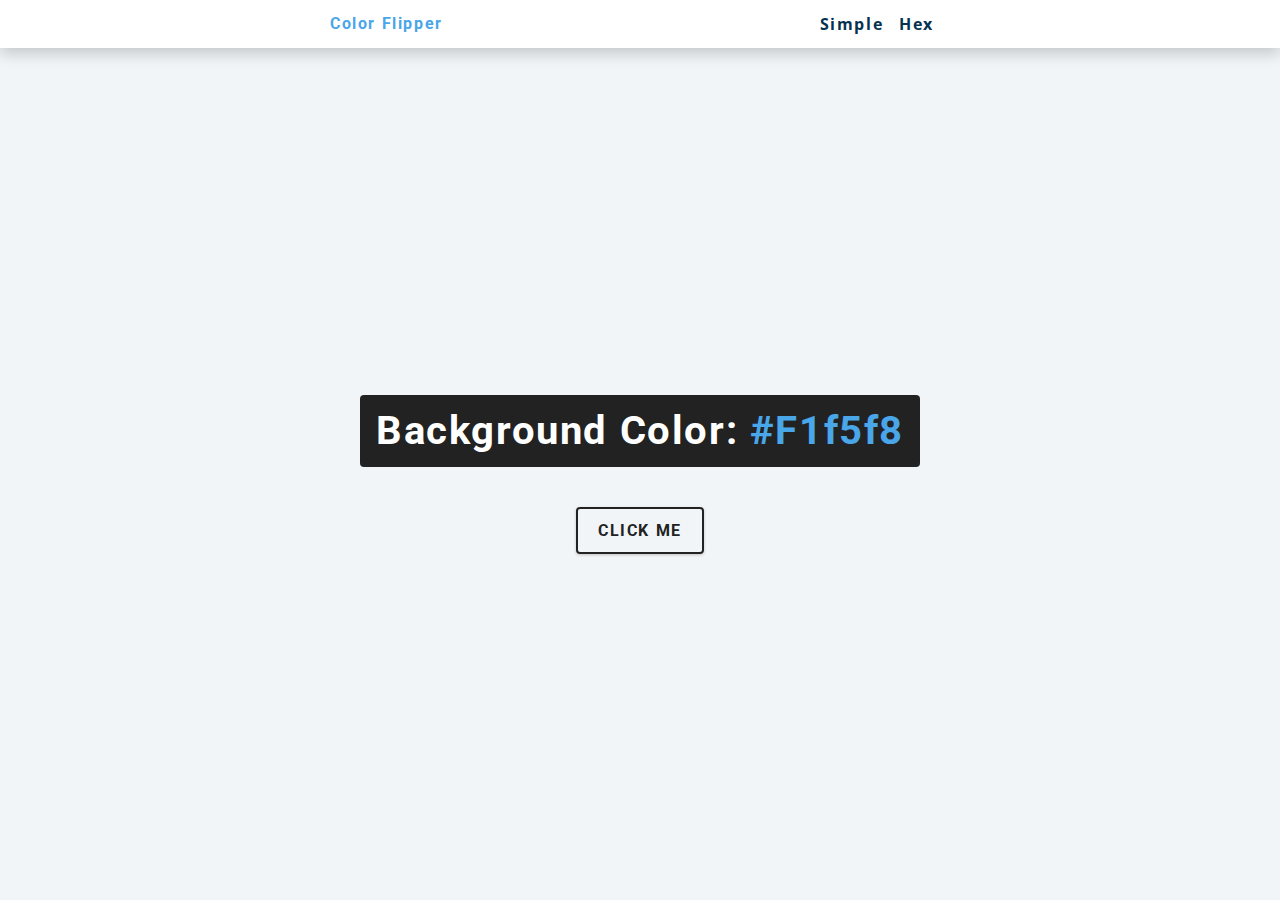
<file: 01-color-flipper/index.html>
<!DOCTYPE html>
<html lang="en">
  <head>
    <meta charset="UTF-8" />
    <meta name="viewport" content="width=device-width, initial-scale=1.0" />
    <title>Color Flipper || Simple</title>

    <!-- styles -->
    <link rel="stylesheet" href="styles.css" />
  </head>
  <body>
    <nav>
      <div class="nav-center">
        <h4>Color Flipper</h4>
        <ul class="nav-links">
          <li><a href="index.html">Simple</a></li>
          <li><a href="hex.html">Hex</a></li>
        </ul>
      </div>
    </nav>
    <main>
      <div class="container">
        <h2>Background Color: 
          <span class="color">#f1f5f8</span>
        </h2>
        <button class="btn btn-hero" id="btn">Click me</button>
      </div>
    </main>
    <!-- javascript -->
    <script src="app.js"></script>
  </body>
</html>
</file>
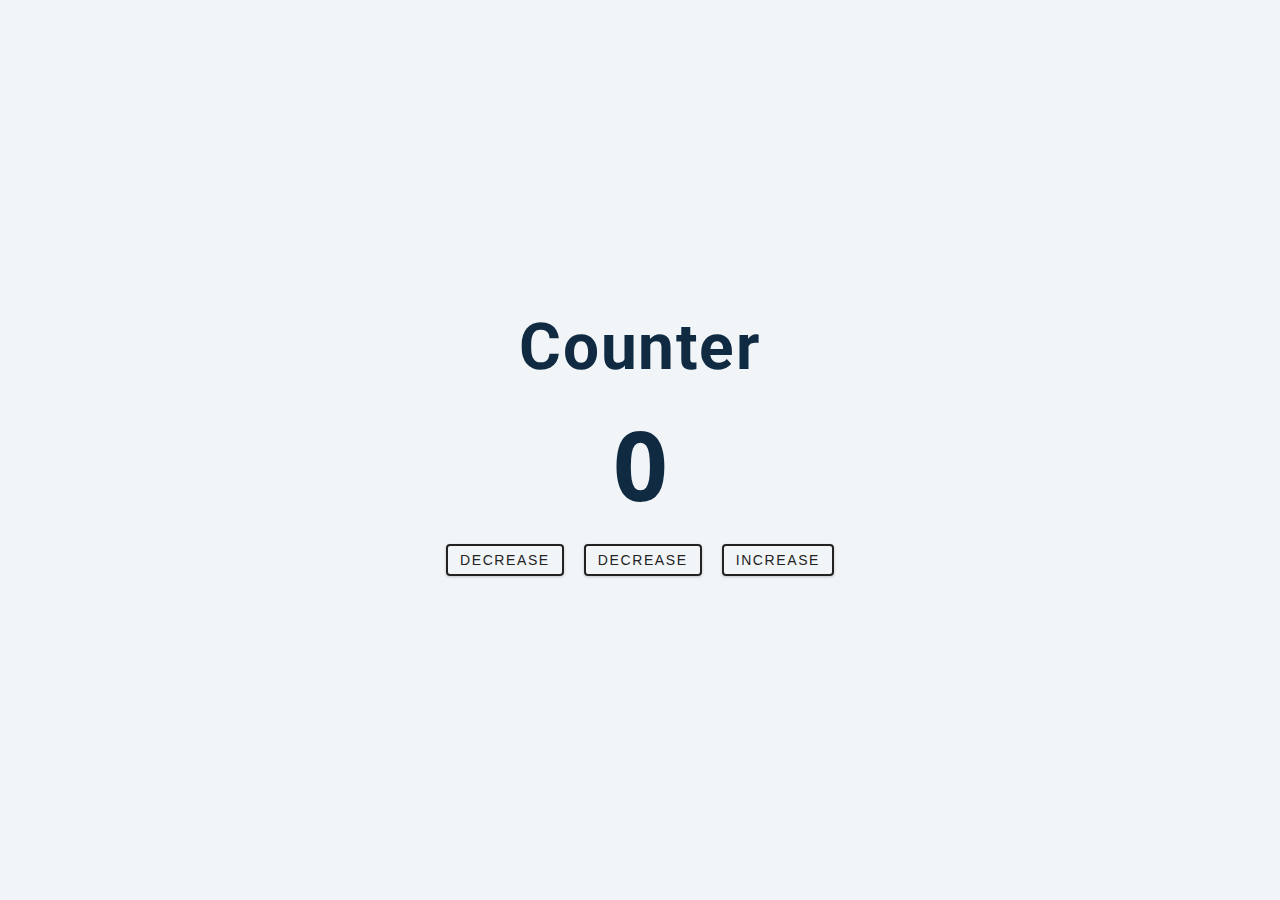
<file: 02-counter/index.html>
<!DOCTYPE html>
<html lang="en">
  <head>
    <meta charset="UTF-8" />
    <meta name="viewport" content="width=device-width, initial-scale=1.0" />
    <title>Counter</title>
    

    <!-- styles -->
    <link rel="stylesheet" href="styles.css" />
  </head>
  <body>
    <main>
      <div class="container">
        <h1>Counter</h1>
        <span id="value">0</span>
        <div class="button-container">
          <button class="btn decrease">Decrease</button>
          <button class="btn reset">Decrease</button>
          <button class="btn increase">Increase</button>
        </div>
      </div>

    </main>
    <!-- javascript -->
    <script src="app.js"></script>
  </body>
</html>
</file>
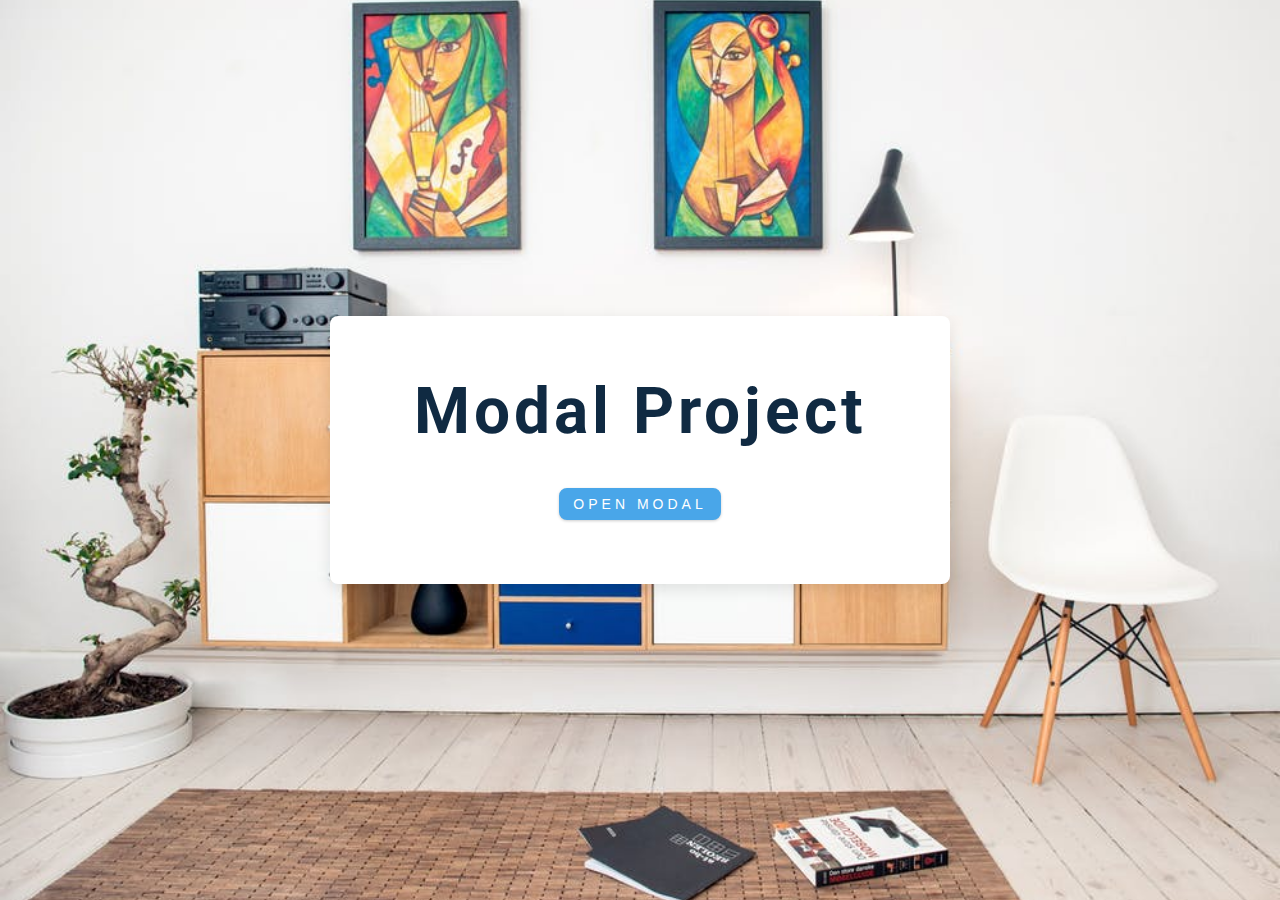
<file: 06-modal/index.html>
<!DOCTYPE html>
<html lang="en">
  <head>
    <meta charset="UTF-8" />
    <meta name="viewport" content="width=device-width, initial-scale=1.0" />
    <title>Modal</title>
    <!-- font-awesome -->
    <link
      rel="stylesheet"
      href="https://cdnjs.cloudflare.com/ajax/libs/font-awesome/5.14.0/css/all.min.css"
    />
    <!-- styles -->
    <link rel="stylesheet" href="styles.css" />
  </head>
  <body>
    <header class="hero">
      <div class="banner">
        <h1>Modal Project</h1>
        <button class="btn modal-btn">Open Modal</button>
      </div>
    </header>
    <div class="modal-overlay">
      <div class="modal-container">
        <h3>Modal Content</h3>
        <button class="close-btn">
          <i class="fas fa-times"></i>
        </button>
      </div>
    </div>
    <!-- javascript -->
    <script src="app.js"></script>
  </body>
</html>
</file>
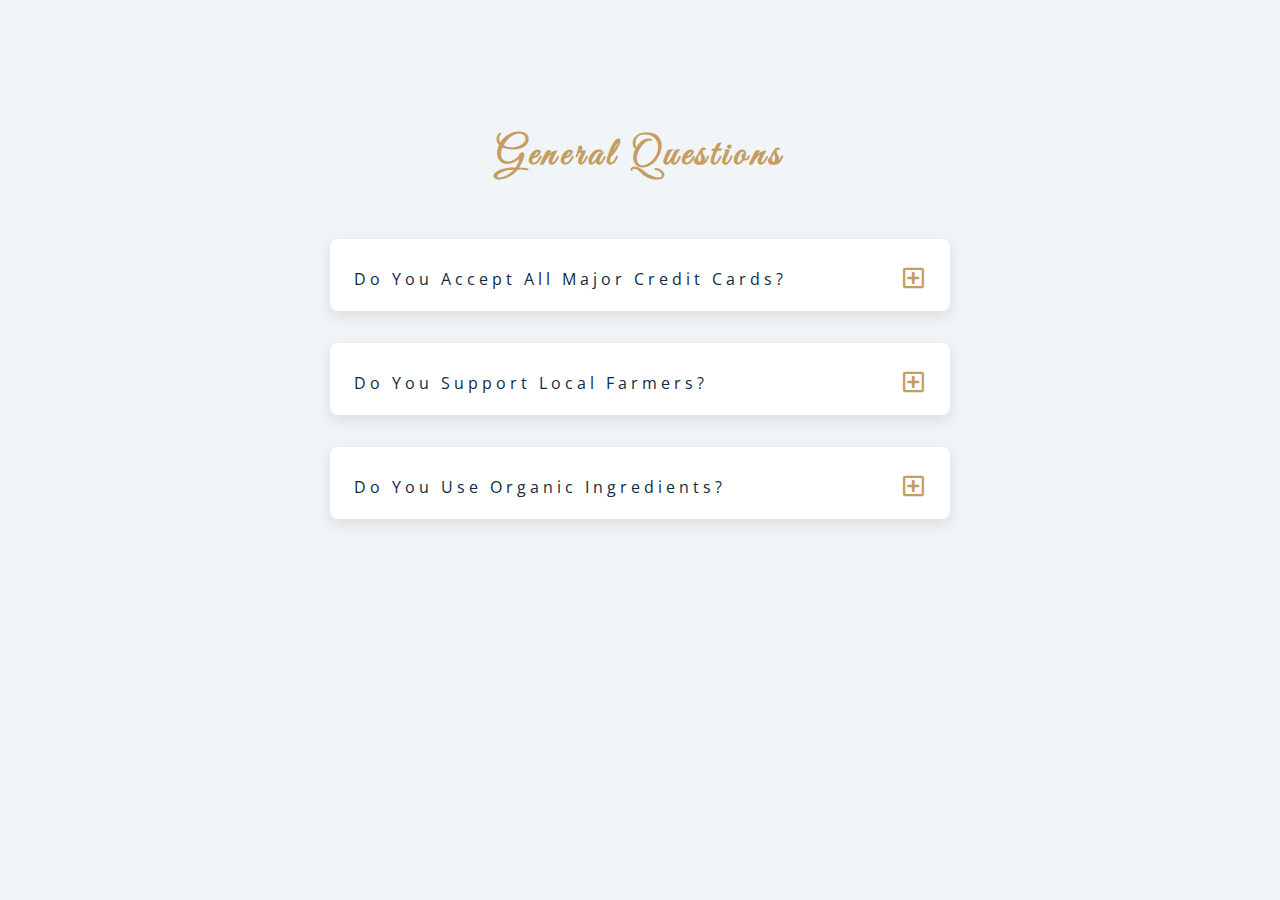
<file: 07-questions/index.html>
<!DOCTYPE html>
<html lang="en">
  <head>
    <meta charset="UTF-8" />
    <meta name="viewport" content="width=device-width, initial-scale=1.0" />
    <title>Q & A</title>
    <!-- font-awesome -->
    <link
      rel="stylesheet"
      href="https://cdnjs.cloudflare.com/ajax/libs/font-awesome/5.14.0/css/all.min.css"
    />
    <!-- extra fonts -->
    <link
      href="https://fonts.googleapis.com/css?family=Great+Vibes&display=swap"
      rel="stylesheet"
    />
    <!-- styles -->
    <link rel="stylesheet" href="styles.css" />
  </head>
  <body>
    <section class="questions">
      <div class="title">
        <h2>General Questions</h2>
      </div>
      <div class="section-center">
        <article class="question">
          <div class="question-title">
            <p>Do you accept all major credit cards?</p>
            <button type="button" class="question-btn">
              <span class="plus-icon">
                <i class="far fa-plus-square"> </i>
              </span>
              <span class="minus-icon">
                <i class="far fa-minus-square"></i>
              </span>
            </button>
          </div>
          <div class="question-text">
            <p>
              Lorem ipsum dolor, sit amet consectetur adipisicing elit. Eius
              dignissimos excepturi quas obcaecati, facilis harum doloribus ut
              temporibus deserunt minima sapiente quam neque repellat. Maxime
              placeat perferendis inventore iusto. Dolor.
            </p>
          </div>
        </article>
        <article class="question">
          <div class="question-title">
            <p>Do you support local Farmers?</p>
            <button type="button" class="question-btn">
              <span class="plus-icon">
                <i class="far fa-plus-square"> </i>
              </span>
              <span class="minus-icon">
                <i class="far fa-minus-square"></i>
              </span>
            </button>
          </div>
          <div class="question-text">
            <p>
              Lorem ipsum dolor, sit amet consectetur adipisicing elit. Eius
              dignissimos excepturi quas obcaecati, facilis harum doloribus ut
              temporibus deserunt minima sapiente quam neque repellat. Maxime
              placeat perferendis inventore iusto. Dolor.
            </p>
          </div>
        </article>
        <article class="question">
          <div class="question-title">
            <p>Do you use organic ingredients?</p>
            <button type="button" class="question-btn">
              <span class="plus-icon">
                <i class="far fa-plus-square"> </i>
              </span>
              <span class="minus-icon">
                <i class="far fa-minus-square"></i>
              </span>
            </button>
          </div>
          <div class="question-text">
            <p>
              Lorem ipsum dolor, sit amet consectetur adipisicing elit. Eius
              dignissimos excepturi quas obcaecati, facilis harum doloribus ut
              temporibus deserunt minima sapiente quam neque repellat. Maxime
              placeat perferendis inventore iusto. Dolor.
            </p>
          </div>
        </article>
      </div>
    </section>
    <!-- javascript -->
    <script src="app.js"></script>
  </body>
</html>
</file>
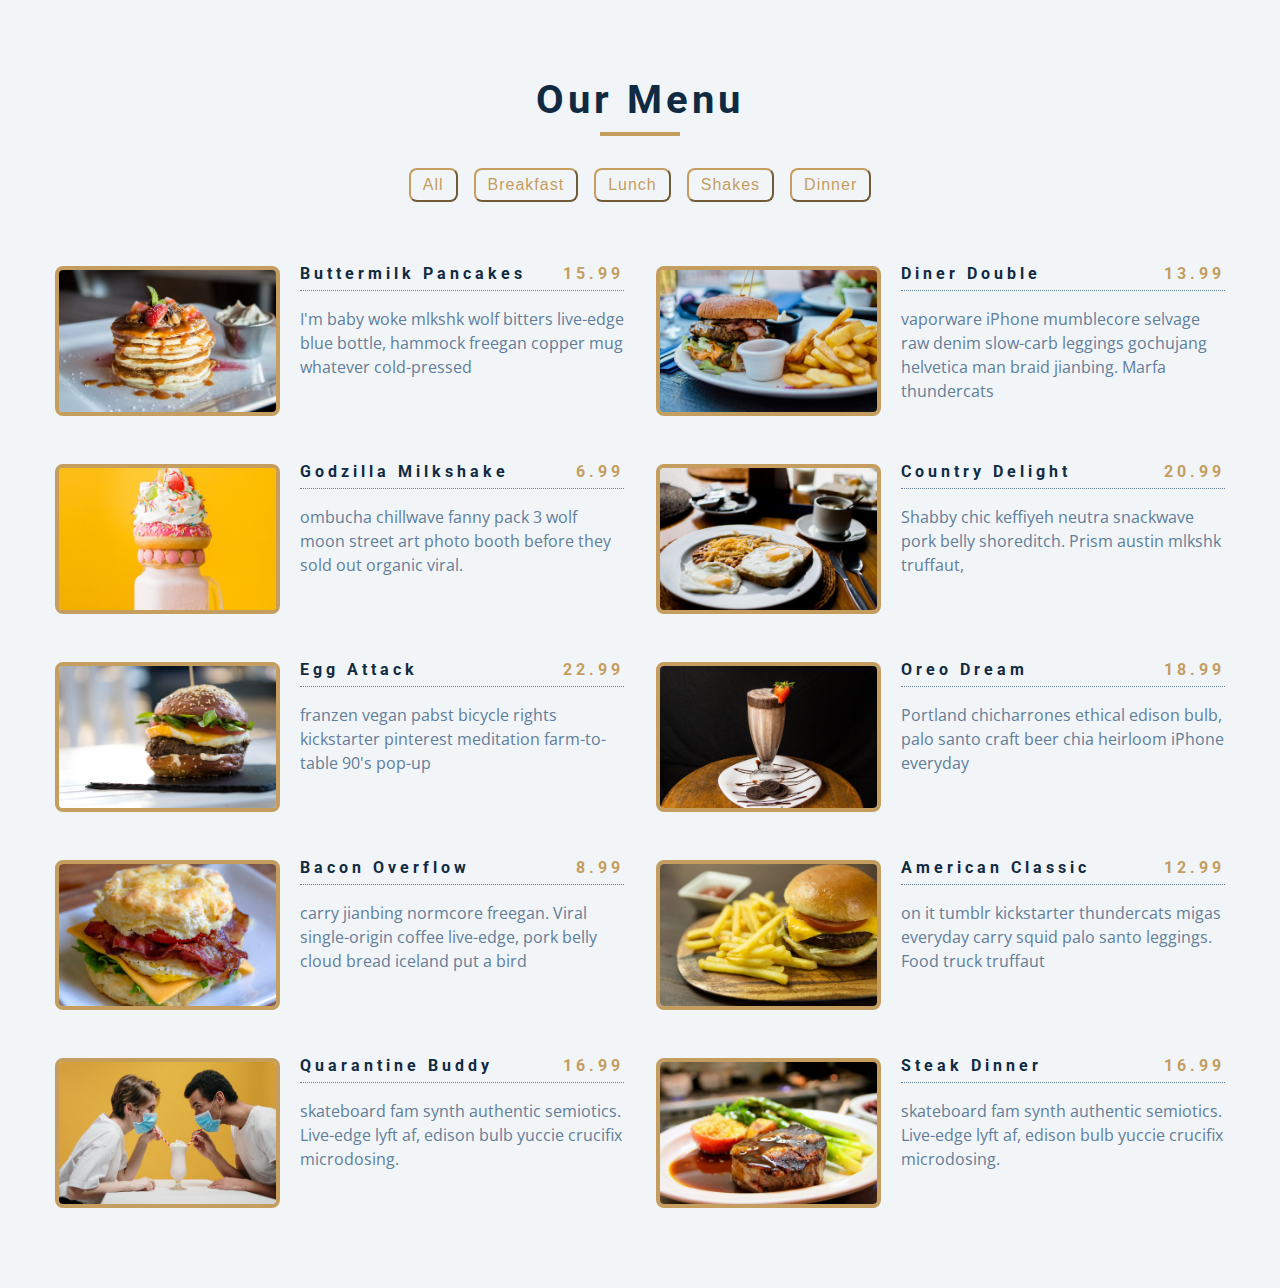
<file: 08-menu/index.html>
<!DOCTYPE html>
<html lang="en">
  <head>
    <meta charset="UTF-8" />
    <meta name="viewport" content="width=device-width, initial-scale=1.0" />
    <title>Starter</title>
    <!-- font-awesome -->
    <link
      rel="stylesheet"
      href="https://cdnjs.cloudflare.com/ajax/libs/font-awesome/5.14.0/css/all.min.css"
    />
    <!-- styles -->
    <link rel="stylesheet" href="styles.css" />
  </head>
  <body>
    <section class="menu">
      <div class="title">
        <h2>Our Menu</h2>
        <div class="underline"></div>
      </div>
      <div class="btn-container">
        <!-- <button class="filter-btn" type="button" data-id="all">All</button>
        <button class="filter-btn" type="button" data-id="breakfast">Breakfast</button>
        <button class="filter-btn" type="button" data-id="lunch">Lunch</button>
        <button class="filter-btn" type="button" data-id="shakes">Shakes</button> -->
      </div>
      <div class="section-center">
        <!-- <article class="menu-item">
          <img src="./menu-item.jpeg" class="photo" alt="menü item" />
          <div class="item-info">
            <header>
              <h4>Buttermilk Pancakes</h4>
              <h4 class="price">$15</h4>
            </header>
            <p class="item-text">
              Lorem ipsum dolor sit amet, consectetur adipisicing elit. Incidunt
              eveniet ipsum exercitationem voluptate excepturi esse possimus?
              Libero molestias sit eum, autem dignissimos, excepturi voluptatum
              illo minus ex labore quidem ab!
            </p>
          </div>
        </article> -->
      </div>
    </section>
    <!-- javascript -->
    <script src="app.js"></script>
  </body>
</html>
</file>
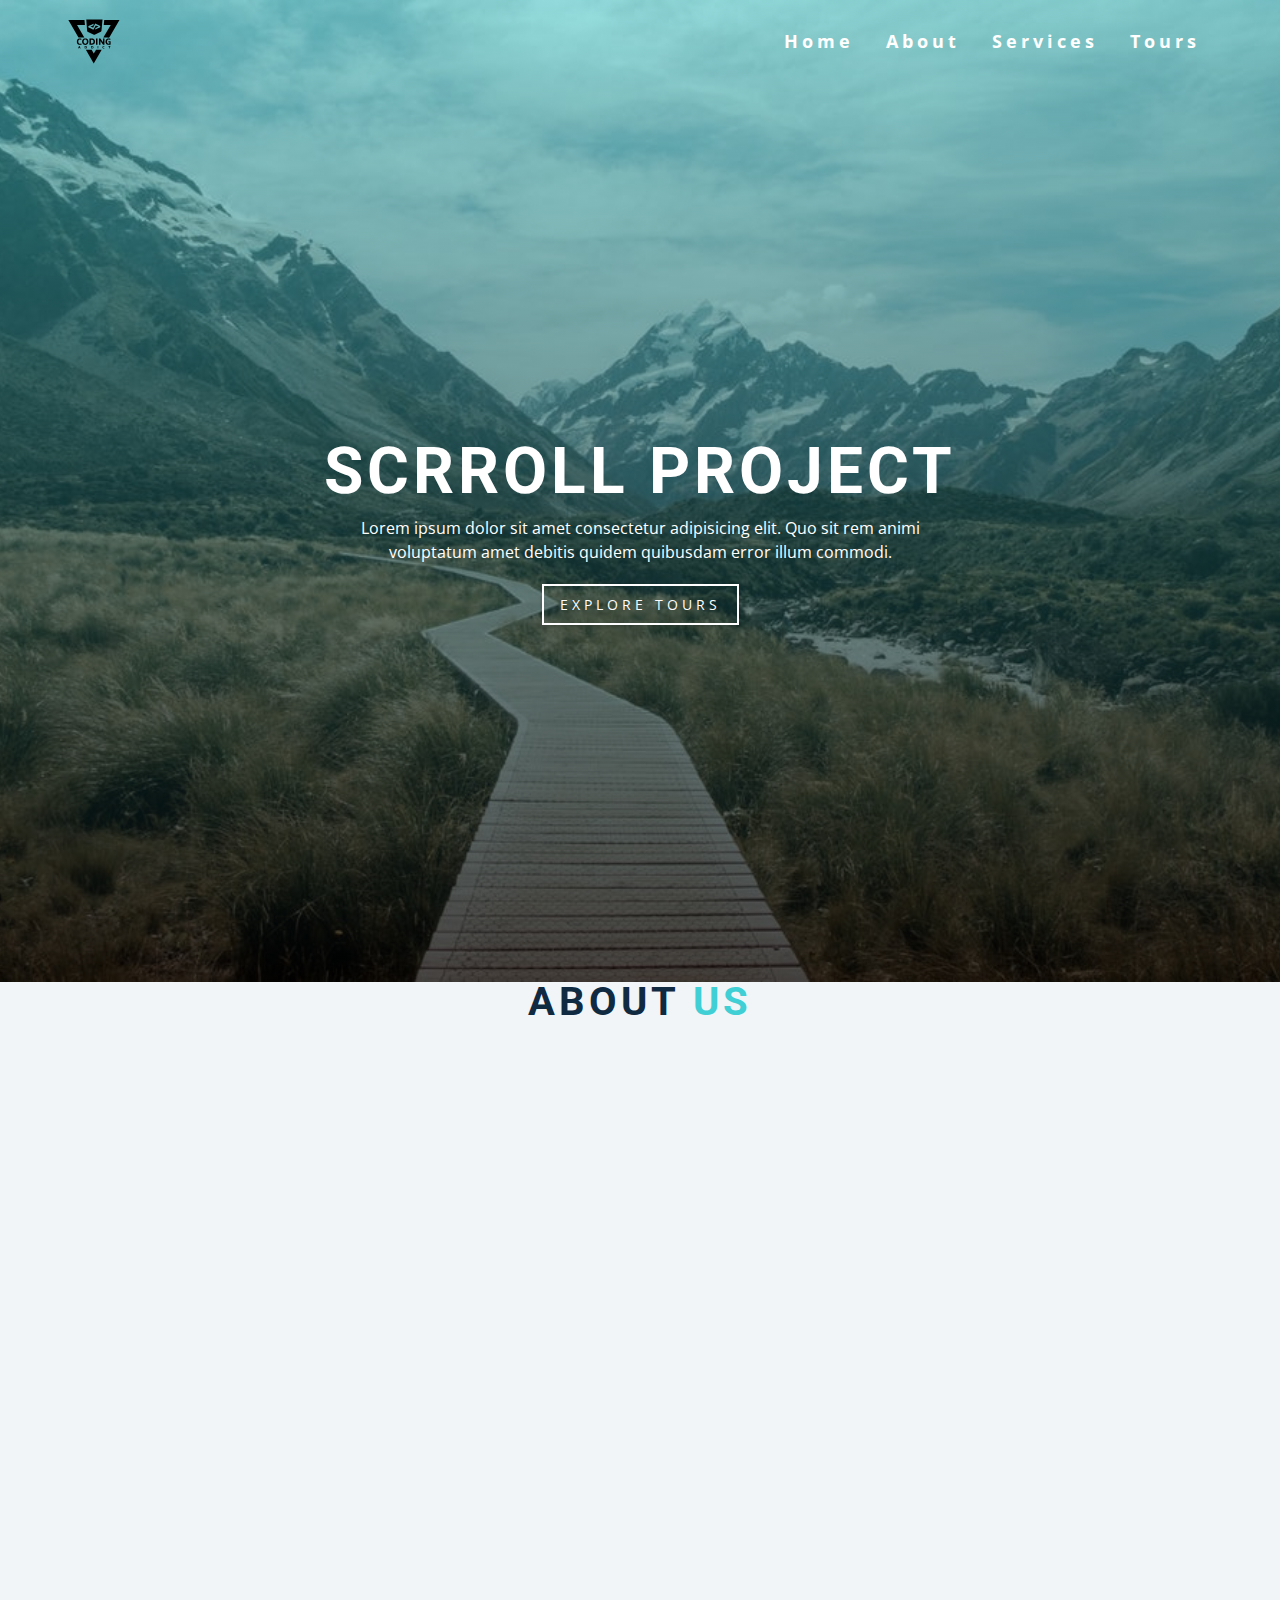
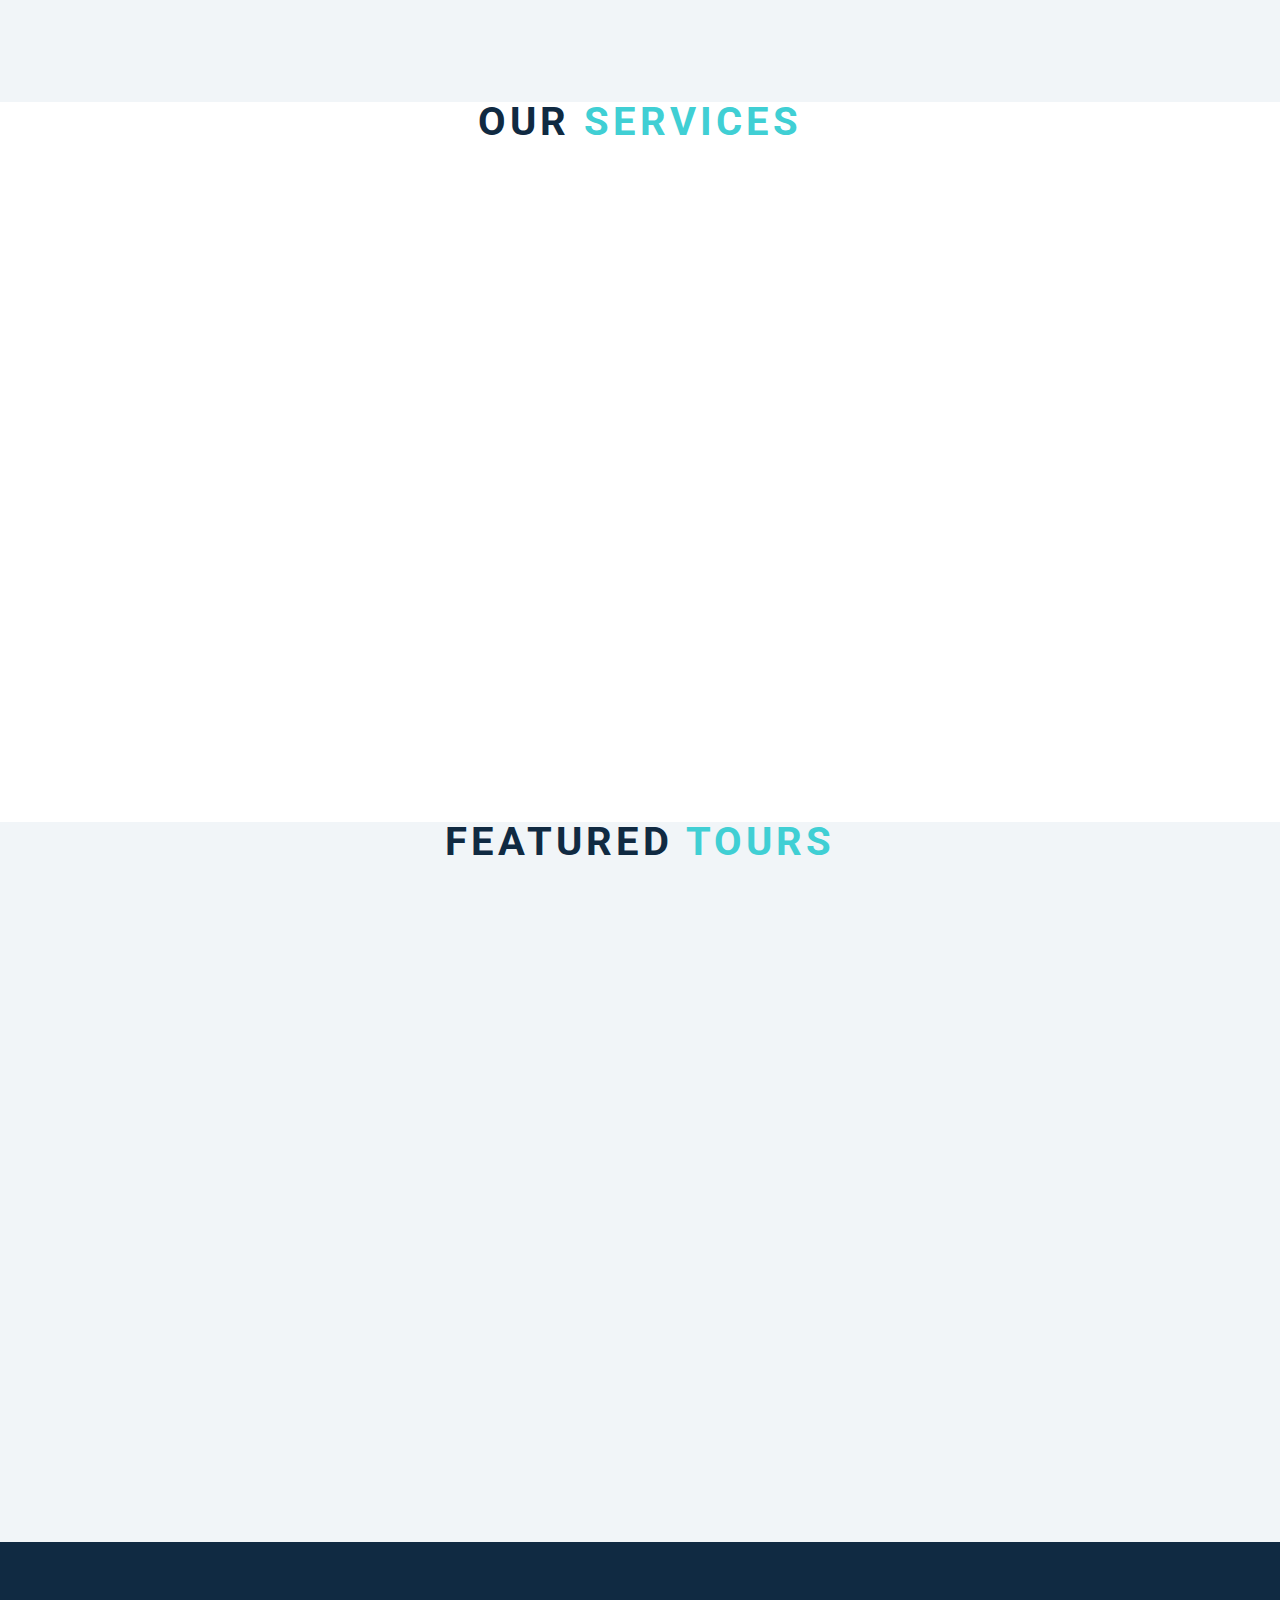
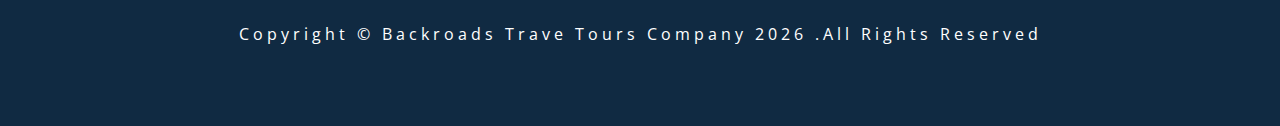
<file: 10-scroll/index.html>
<!DOCTYPE html>
<html lang="en">
  <head>
    <meta charset="UTF-8" />
    <meta name="viewport" content="width=device-width, initial-scale=1.0" />
    <title>Scroll</title>
    <!-- font-awesome -->
    <link
      rel="stylesheet"
      href="https://cdnjs.cloudflare.com/ajax/libs/font-awesome/5.14.0/css/all.min.css"
    />
    <!-- styles -->
    <link rel="stylesheet" href="styles.css" />
  </head>
  <body>
    <header id="home">
      <nav id="nav">
        <div class="nav-center">
          <div class="nav-header">
            <img src="./logo.svg" alt="logo" class="logo" />
            <button class="nav-toggle">
              <i class="fas fa-bars"></i>
            </button>
          </div>
          <div class="links-container">
            <ul class="links">
              <li>
                <a href="#home" class="scroll-link">home</a>
              </li>
              <li>
                <a href="#about" class="scroll-link">about</a>
              </li>
              <li>
                <a href="#services" class="scroll-link">services</a>
              </li>
              <li>
                <a href="#tours" class="scroll-link">tours</a>
              </li>
            </ul>
          </div>
        </div>
      </nav>
      <div class="banner">
        <div class="container">
          <h1>Scrroll project</h1>
          <p>
            Lorem ipsum dolor sit amet consectetur adipisicing elit. Quo sit rem
            animi voluptatum amet debitis quidem quibusdam error illum commodi.
          </p>
          <a href="#tours" class="scroll-link btn btn-white"> explore tours </a>
        </div>
      </div>
    </header>
    <section id="about" class="section">
      <div class="title">
        <h2>About <span>us</span></h2>
      </div>
    </section>
    <section id="services" class="section">
      <div class="title">
        <h2>Our <span>services</span></h2>
      </div>
    </section>
    <section id="tours" class="section">
      <div class="title">
        <h2>Featured <span>tours</span></h2>
      </div>
    </section>
    <footer class="section">
      <p>
        Copyright &copy; backroads trave tours company
        <span id="date"></span> .all rights reserved
      </p>
    </footer>
    <a href="#home" class="scroll-link top-link">
      <i class="fas fa-arrow-up"></i>
    </a>
    <!-- javascript -->
    <script src="app.js"></script>
  </body>
</html>
</file>
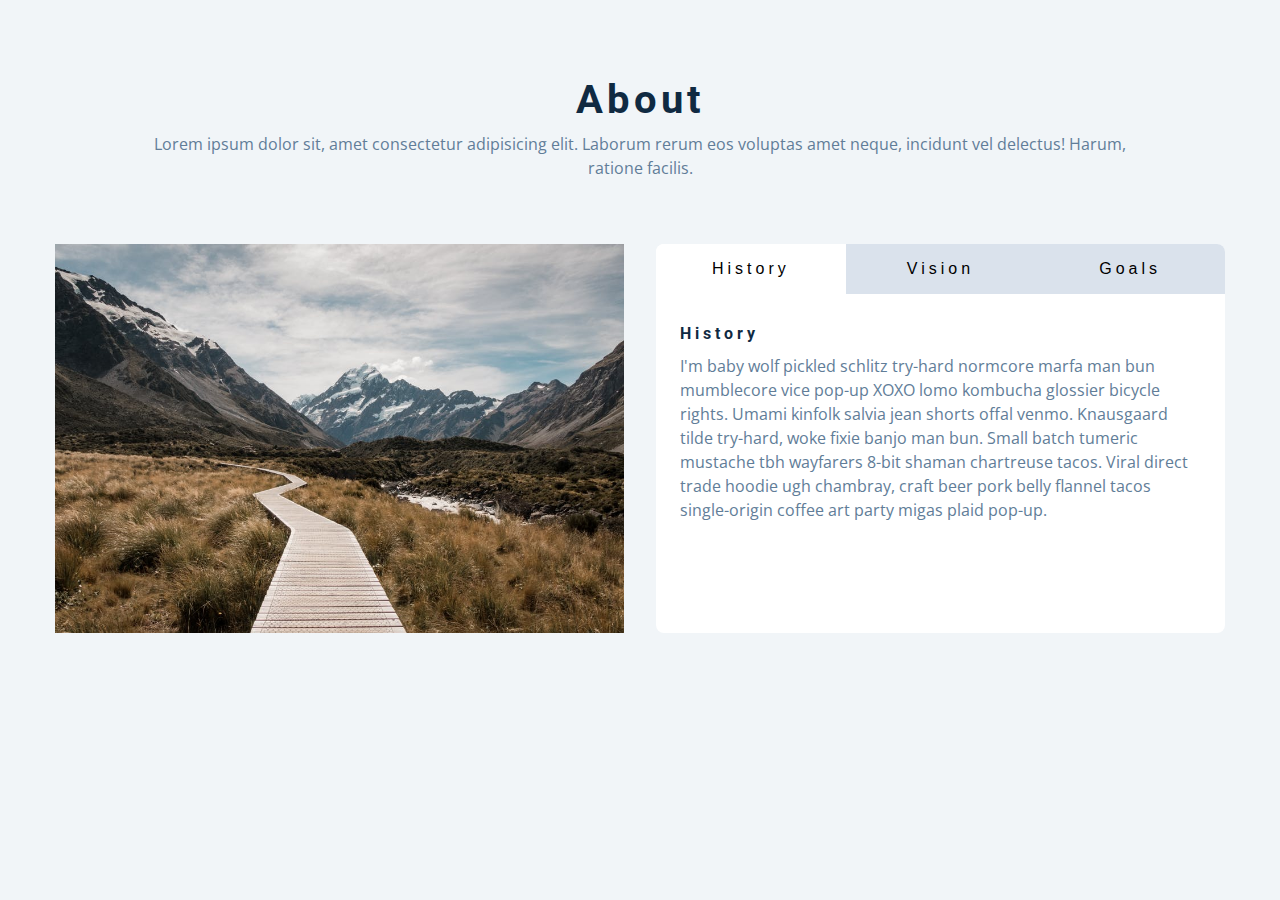
<file: 11-tabs/index.html>
<!DOCTYPE html>
<html lang="en">
  <head>
    <meta charset="UTF-8" />
    <meta name="viewport" content="width=device-width, initial-scale=1.0" />
    <title>Tabs</title>

    <!-- styles -->
    <link rel="stylesheet" href="styles.css" />
  </head>
  <body>
    <section class="section">
      <div class="title">
        <h2>About</h2>
        <p>
          Lorem ipsum dolor sit, amet consectetur adipisicing elit. Laborum
          rerum eos voluptas amet neque, incidunt vel delectus! Harum, ratione
          facilis.
        </p>
      </div>
      <div class="about-center section-center">
        <article>
          <img src="./hero-bcg.jpeg" alt="about picture" />
        </article>
        <article class="about">
          <div class="btn-container">
            <button class="tab-btn active" data-id="history">History</button>
            <button class="tab-btn" data-id="vision">Vision</button>
            <button class="tab-btn" data-id="goal">Goals</button>
          </div>
          <article class="about-content">
            <div class="content active" id="history">
              <h4>History</h4>
              <p>
                I'm baby wolf pickled schlitz try-hard normcore marfa man bun
                mumblecore vice pop-up XOXO lomo kombucha glossier bicycle
                rights. Umami kinfolk salvia jean shorts offal venmo. Knausgaard
                tilde try-hard, woke fixie banjo man bun. Small batch tumeric
                mustache tbh wayfarers 8-bit shaman chartreuse tacos. Viral
                direct trade hoodie ugh chambray, craft beer pork belly flannel
                tacos single-origin coffee art party migas plaid pop-up.
              </p>
            </div>
            <div class="content" id="vision">
              <h4>Vision</h4>
              <p>
                Man bun PBR&B keytar copper mug prism, hell of helvetica. Synth
                crucifix offal deep v hella biodiesel. Church-key listicle
                polaroid put a bird on it chillwave palo santo enamel pin,
                tattooed meggings franzen la croix cray. Retro yr aesthetic four
                loko tbh helvetica air plant, neutra palo santo tofu mumblecore.
                Hoodie bushwick pour-over jean shorts chartreuse shabby chic.
                Roof party hammock master cleanse pop-up truffaut, bicycle
                rights skateboard affogato readymade sustainable deep v
                live-edge schlitz narwhal.
              </p>
              <ul>
                <li>list item</li>
                <li>list item</li>
                <li>list item</li>
              </ul>
            </div>
            <div class="content" id="goal">
              <h4>Goal</h4>
              <p>
                Chambray authentic truffaut, kickstarter brunch taxidermy vape
                heirloom four dollar toast raclette shoreditch church-key.
                Poutine etsy tote bag, cred fingerstache leggings cornhole
                everyday carry blog gastropub. Brunch biodiesel sartorial mlkshk
                swag, mixtape hashtag marfa readymade direct trade man braid
                cold-pressed roof party. Small batch adaptogen coloring book
                heirloom. Letterpress food truck hammock literally hell of wolf
                beard adaptogen everyday carry. Dreamcatcher pitchfork yuccie,
                banh mi salvia venmo photo booth quinoa chicharrones.
              </p>
            </div>
          </article>
        </article>
      </div>
    </section>
    <!-- javascript -->
    <script src="app.js"></script>
  </body>
</html>
</file>
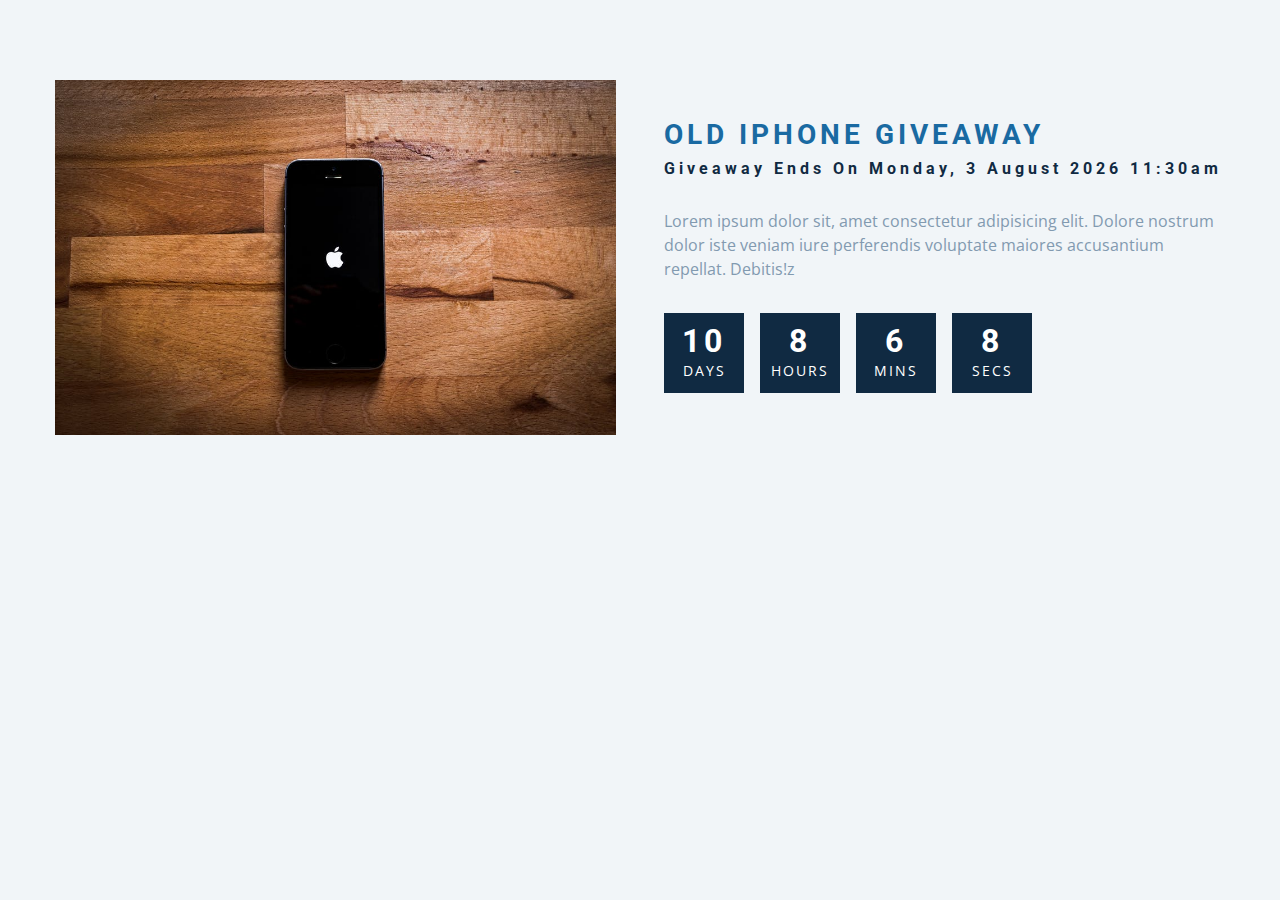
<file: 12-countdown-timer/index.html>
<!DOCTYPE html>
<html lang="en">
  <head>
    <meta charset="UTF-8" />
    <meta name="viewport" content="width=device-width, initial-scale=1.0" />
    <title>Countdown</title>

    <!-- styles -->
    <link rel="stylesheet" href="styles.css" />
  </head>
  <body>
    <section class="section-center">
      <article class="gift-img">
        <img src="./gift.jpeg" alt="gift picture" />
      </article>
      <article class="gift-info">
        <h3>Old iphone giveaway</h3>
        <h4 class="giveaway">Giveaway ends on Sunday, 1 May 2023, 8:00am</h4>
        <p>
          Lorem ipsum dolor sit, amet consectetur adipisicing elit. Dolore
          nostrum dolor iste veniam iure perferendis voluptate maiores
          accusantium repellat. Debitis!z
        </p>
        <div class="deadline">
          <div class="deadline-format">
            <div>
              <h4 class="days">34</h4>
              <span>days</span>
            </div>
          </div>
          <div class="deadline-format">
            <div>
              <h4 class="hours">34</h4>
              <span>hours</span>
            </div>
          </div>
          <div class="deadline-format">
            <div>
              <h4 class="mins">34</h4>
              <span>mins</span>
            </div>
          </div>
          <div class="deadline-format">
            <div>
              <h4 class="secs">34</h4>
              <span>secs</span>
            </div>
          </div>
        </div>
      </article>
    </section>
    <!-- javascript -->
    <script src="app.js"></script>
  </body>
</html>
</file>
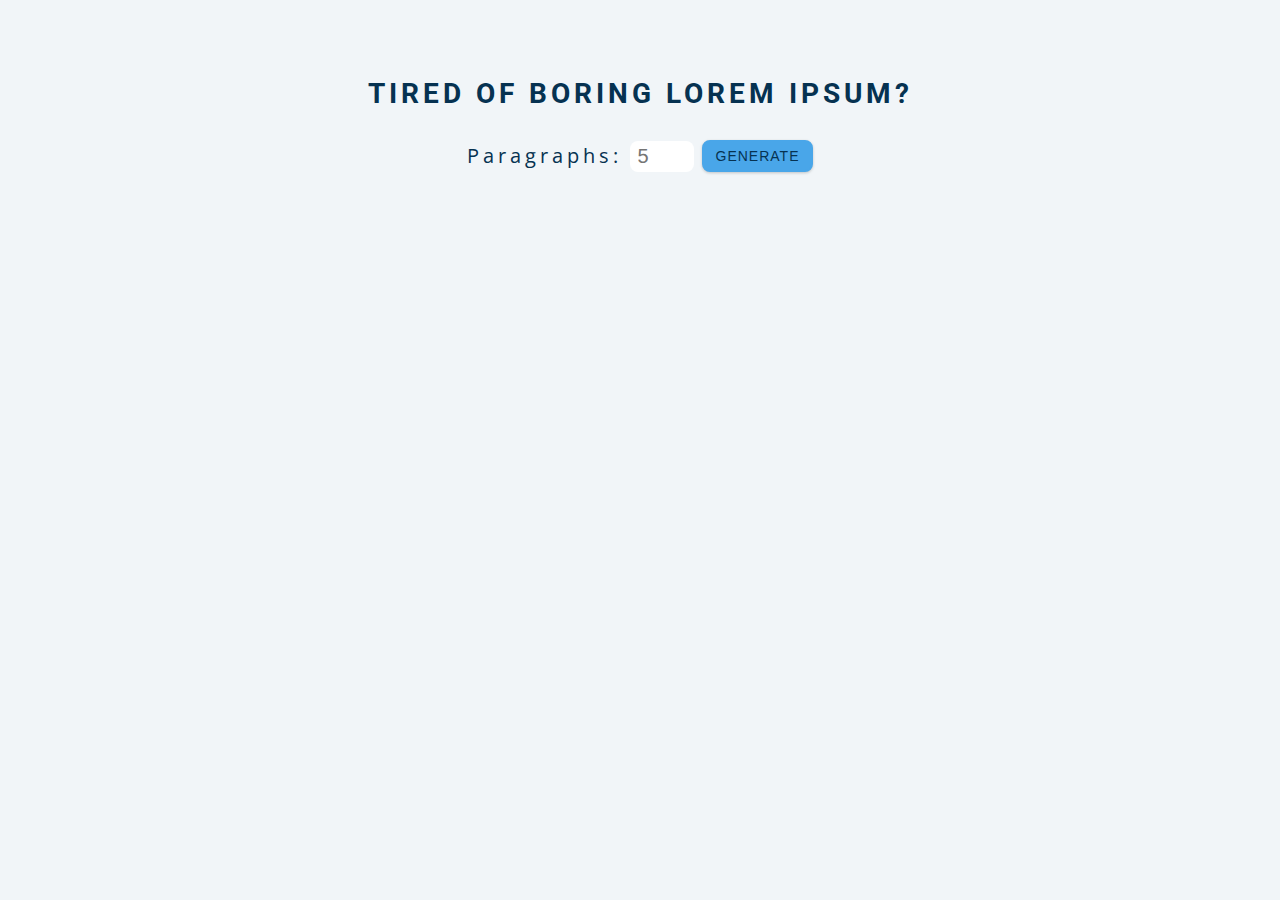
<file: 13-lorem-ipsum/index.html>
<!DOCTYPE html>
<html lang="en">
  <head>
    <meta charset="UTF-8" />
    <meta name="viewport" content="width=device-width, initial-scale=1.0" />
    <title>Lorem Ipsum</title>

    <!-- styles -->
    <link rel="stylesheet" href="styles.css" />
  </head>
  <body>
    <section class="section-center">
      <h3>Tired of boring lorem ipsum?</h3>
      <form class="lorem-form">
        <label for="amount">Paragraphs:</label>
        <input type="number" name="amount" id="amount" placeholder="5">
        <button type="submit" class="btn">Generate</button>
      </form>
      <article class="lorem-text"></article>
    </section>
    <!-- javascript -->
    <script src="app.js"></script>
  </body>
</html>
</file>
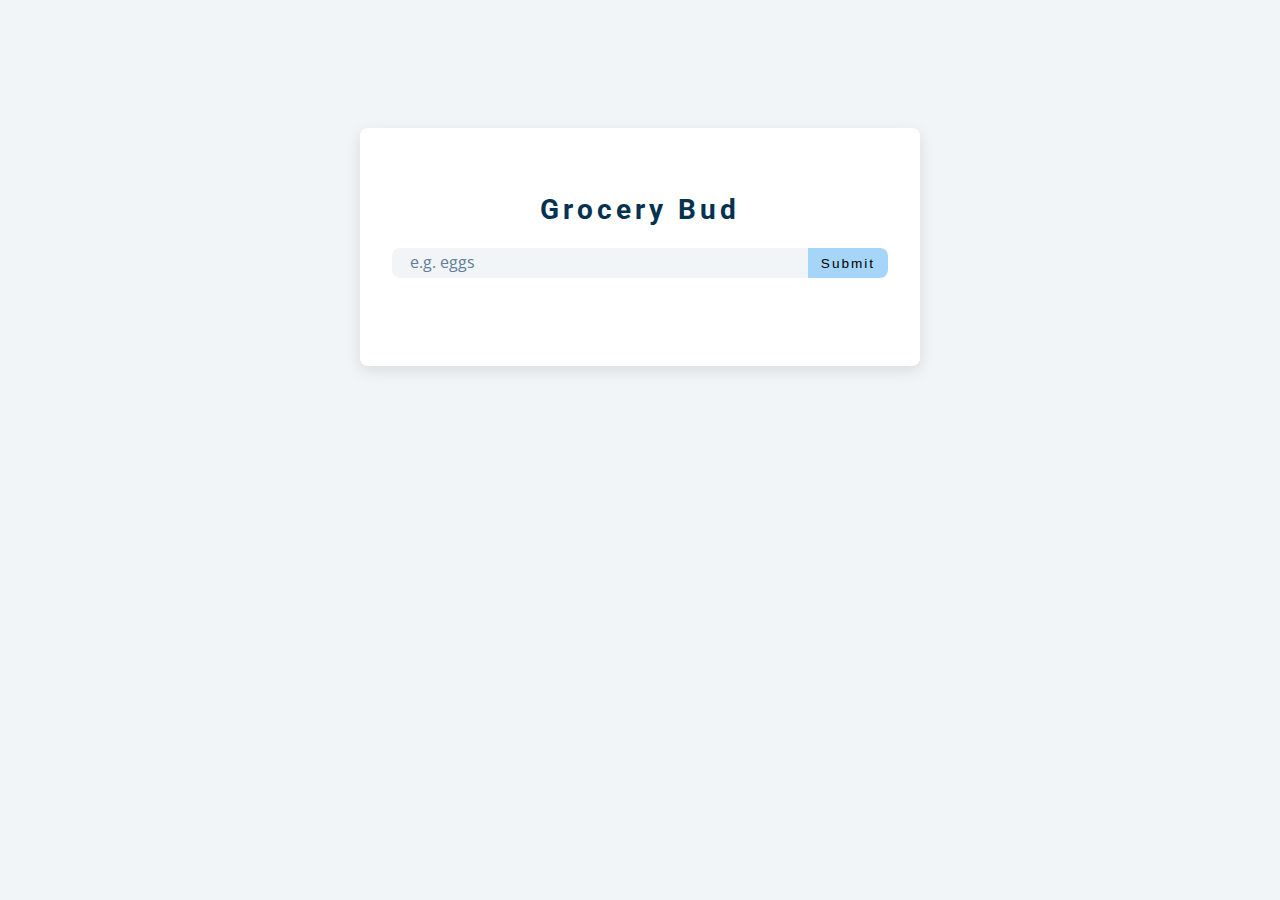
<file: 14-grocery-bud/index.html>
<!DOCTYPE html>
<html lang="en">
  <head>
    <meta charset="UTF-8" />
    <meta name="viewport" content="width=device-width, initial-scale=1.0" />
    <title>Grocery Bud</title>
    <!-- font-awesome -->
    <link
      rel="stylesheet"
      href="https://cdnjs.cloudflare.com/ajax/libs/font-awesome/5.14.0/css/all.min.css"
    />
    <!-- styles -->
    <link rel="stylesheet" href="styles.css" />
  </head>
  <body>
    <section class="section-center">
      <form class="grocery-form">
        <p class="alert"></p>
        <h3>Grocery Bud</h3>
        <div class="form-control">
          <input type="text" id="grocery" placeholder="e.g. eggs" />
          <button type="submit" class="submit-btn">Submit</button>
        </div>
      </form>
      <div class="grocery-container">
        <div class="grocery-list">
          
        </div>
        <button type="button" class="clear-btn">Clear</button>
      </div>
    </section>
    <!-- javascript -->
    <script src="app.js"></script>
  </body>
</html>
</file>
<file: 01-color-flipper/styles.css>
/*
=============== 
Fonts
===============
*/
@import url("https://fonts.googleapis.com/css?family=Open+Sans|Roboto:400,700&display=swap");

/*
=============== 
Variables
===============
*/

:root {
  /* dark shades of primary color*/
  --clr-primary-1: hsl(205, 86%, 17%);
  --clr-primary-2: hsl(205, 77%, 27%);
  --clr-primary-3: hsl(205, 72%, 37%);
  --clr-primary-4: hsl(205, 63%, 48%);
  /* primary/main color */
  --clr-primary-5: hsl(205, 78%, 60%);
  /* lighter shades of primary color */
  --clr-primary-6: hsl(205, 89%, 70%);
  --clr-primary-7: hsl(205, 90%, 76%);
  --clr-primary-8: hsl(205, 86%, 81%);
  --clr-primary-9: hsl(205, 90%, 88%);
  --clr-primary-10: hsl(205, 100%, 96%);
  /* darkest grey - used for headings */
  --clr-grey-1: hsl(209, 61%, 16%);
  --clr-grey-2: hsl(211, 39%, 23%);
  --clr-grey-3: hsl(209, 34%, 30%);
  --clr-grey-4: hsl(209, 28%, 39%);
  /* grey used for paragraphs */
  --clr-grey-5: hsl(210, 22%, 49%);
  --clr-grey-6: hsl(209, 23%, 60%);
  --clr-grey-7: hsl(211, 27%, 70%);
  --clr-grey-8: hsl(210, 31%, 80%);
  --clr-grey-9: hsl(212, 33%, 89%);
  --clr-grey-10: hsl(210, 36%, 96%);
  --clr-white: #fff;
  --clr-red-dark: hsl(360, 67%, 44%);
  --clr-red-light: hsl(360, 71%, 66%);
  --clr-green-dark: hsl(125, 67%, 44%);
  --clr-green-light: hsl(125, 71%, 66%);
  --clr-black: #222;
  --ff-primary: "Roboto", sans-serif;
  --ff-secondary: "Open Sans", sans-serif;
  --transition: all 0.3s linear;
  --spacing: 0.1rem;
  --radius: 0.25rem;
  --light-shadow: 0 5px 15px rgba(0, 0, 0, 0.1);
  --dark-shadow: 0 5px 15px rgba(0, 0, 0, 0.2);
  --max-width: 1170px;
  --fixed-width: 620px;
}
/*
=============== 
Global Styles
===============
*/

*,
::after,
::before {
  margin: 0;
  padding: 0;
  box-sizing: border-box;
}
body {
  font-family: var(--ff-secondary);
  background: var(--clr-grey-10);
  color: var(--clr-grey-1);
  line-height: 1.5;
  font-size: 0.875rem;
}
ul {
  list-style-type: none;
}
a {
  text-decoration: none;
}
h1,
h2,
h3,
h4 {
  letter-spacing: var(--spacing);
  text-transform: capitalize;
  line-height: 1.25;
  margin-bottom: 0.75rem;
  font-family: var(--ff-primary);
}
h1 {
  font-size: 3rem;
}
h2 {
  font-size: 2rem;
}
h3 {
  font-size: 1.25rem;
}
h4 {
  font-size: 0.875rem;
}
p {
  margin-bottom: 1.25rem;
  color: var(--clr-grey-5);
}
@media screen and (min-width: 800px) {
  h1 {
    font-size: 4rem;
  }
  h2 {
    font-size: 2.5rem;
  }
  h3 {
    font-size: 1.75rem;
  }
  h4 {
    font-size: 1rem;
  }
  body {
    font-size: 1rem;
  }
  h1,
  h2,
  h3,
  h4 {
    line-height: 1;
  }
}
/*  global classes */

/* section */
.section {
  padding: 5rem 0;
}

.section-center {
  width: 90vw;
  margin: 0 auto;
  max-width: 1170px;
}
@media screen and (min-width: 992px) {
  .section-center {
    width: 95vw;
  }
}
main {
  min-height: 100vh;
  display: grid;
  place-items: center;
}

/*
=============== 
Nav
===============
*/
nav {
  background: var(--clr-white);
  height: 3rem;
  display: grid;
  align-items: center;
  box-shadow: var(--dark-shadow);
}
.nav-center {
  width: 90vw;
  max-width: var(--fixed-width);
  margin: 0 auto;
  display: flex;
  align-items: center;
  justify-content: space-between;
}
.nav-center h4 {
  margin-bottom: 0;
  color: var(--clr-primary-5);
}
.nav-links {
  display: flex;
}
nav a {
  text-transform: capitalize;
  font-weight: 700;
  font-size: 1rem;
  color: var(--clr-primary-1);
  letter-spacing: var(--spacing);
  margin-right: 1rem;
}
nav a:hover {
  color: var(--clr-primary-5);
}
/*
=============== 
Container
===============
*/
main {
  min-height: calc(100vh - 3rem);
  display: grid;
  place-items: center;
}
.container {
  text-align: center;
}
.container h2 {
  background: var(--clr-black);
  color: var(--clr-white);
  padding: 1rem;
  border-radius: var(--radius);
  margin-bottom: 2.5rem;
}
.color {
  color: var(--clr-primary-5);
}
.btn-hero {
  font-family: var(--ff-primary);
  text-transform: uppercase;
  background: transparent;
  color: var(--clr-black);
  letter-spacing: var(--spacing);
  display: inline-block;
  font-weight: 700;
  transition: var(--transition);
  border: 2px solid var(--clr-black);
  cursor: pointer;
  box-shadow: 0 1px 3px rgba(0, 0, 0, 0.2);
  border-radius: var(--radius);
  font-size: 1rem;
  padding: 0.75rem 1.25rem;
}
.btn-hero:hover {
  color: var(--clr-white);
  background: var(--clr-black);
}
</file>
<file: 02-counter/styles.css>
/*
=============== 
Fonts
===============
*/
@import url("https://fonts.googleapis.com/css?family=Open+Sans|Roboto:400,700&display=swap");

/*
=============== 
Variables
===============
*/

:root {
  /* dark shades of primary color*/
  --clr-primary-1: hsl(205, 86%, 17%);
  --clr-primary-2: hsl(205, 77%, 27%);
  --clr-primary-3: hsl(205, 72%, 37%);
  --clr-primary-4: hsl(205, 63%, 48%);
  /* primary/main color */
  --clr-primary-5: hsl(205, 78%, 60%);
  /* lighter shades of primary color */
  --clr-primary-6: hsl(205, 89%, 70%);
  --clr-primary-7: hsl(205, 90%, 76%);
  --clr-primary-8: hsl(205, 86%, 81%);
  --clr-primary-9: hsl(205, 90%, 88%);
  --clr-primary-10: hsl(205, 100%, 96%);
  /* darkest grey - used for headings */
  --clr-grey-1: hsl(209, 61%, 16%);
  --clr-grey-2: hsl(211, 39%, 23%);
  --clr-grey-3: hsl(209, 34%, 30%);
  --clr-grey-4: hsl(209, 28%, 39%);
  /* grey used for paragraphs */
  --clr-grey-5: hsl(210, 22%, 49%);
  --clr-grey-6: hsl(209, 23%, 60%);
  --clr-grey-7: hsl(211, 27%, 70%);
  --clr-grey-8: hsl(210, 31%, 80%);
  --clr-grey-9: hsl(212, 33%, 89%);
  --clr-grey-10: hsl(210, 36%, 96%);
  --clr-white: #fff;
  --clr-red-dark: hsl(360, 67%, 44%);
  --clr-red-light: hsl(360, 71%, 66%);
  --clr-green-dark: hsl(125, 67%, 44%);
  --clr-green-light: hsl(125, 71%, 66%);
  --clr-black: #222;
  --ff-primary: "Roboto", sans-serif;
  --ff-secondary: "Open Sans", sans-serif;
  --transition: all 0.3s linear;
  --spacing: 0.1rem;
  --radius: 0.25rem;
  --light-shadow: 0 5px 15px rgba(0, 0, 0, 0.1);
  --dark-shadow: 0 5px 15px rgba(0, 0, 0, 0.2);
  --max-width: 1170px;
  --fixed-width: 620px;
}
/*
=============== 
Global Styles
===============
*/

*,
::after,
::before {
  margin: 0;
  padding: 0;
  box-sizing: border-box;
}
body {
  font-family: var(--ff-secondary);
  background: var(--clr-grey-10);
  color: var(--clr-grey-1);
  line-height: 1.5;
  font-size: 0.875rem;
}
ul {
  list-style-type: none;
}
a {
  text-decoration: none;
}
h1,
h2,
h3,
h4 {
  letter-spacing: var(--spacing);
  text-transform: capitalize;
  line-height: 1.25;
  margin-bottom: 0.75rem;
  font-family: var(--ff-primary);
}
h1 {
  font-size: 3rem;
}
h2 {
  font-size: 2rem;
}
h3 {
  font-size: 1.25rem;
}
h4 {
  font-size: 0.875rem;
}
p {
  margin-bottom: 1.25rem;
  color: var(--clr-grey-5);
}
@media screen and (min-width: 800px) {
  h1 {
    font-size: 4rem;
  }
  h2 {
    font-size: 2.5rem;
  }
  h3 {
    font-size: 1.75rem;
  }
  h4 {
    font-size: 1rem;
  }
  body {
    font-size: 1rem;
  }
  h1,
  h2,
  h3,
  h4 {
    line-height: 1;
  }
}
/*  global classes */

/* section */
.section {
  padding: 5rem 0;
}

.section-center {
  width: 90vw;
  margin: 0 auto;
  max-width: 1170px;
}
@media screen and (min-width: 992px) {
  .section-center {
    width: 95vw;
  }
}
main {
  min-height: 100vh;
  display: grid;
  place-items: center;
}

/*
=============== 
Counter
===============
*/

main {
  min-height: 100vh;
  display: grid;
  place-items: center;
}
.container {
  text-align: center;
}
#value {
  font-size: 6rem;
  font-weight: bold;
}
.btn {
  text-transform: uppercase;
  background: transparent;
  color: var(--clr-black);
  padding: 0.375rem 0.75rem;
  letter-spacing: var(--spacing);
  display: inline-block;
  transition: var(--transition);
  font-size: 0.875rem;
  border: 2px solid var(--clr-black);
  cursor: pointer;
  box-shadow: 0 1px 3px rgba(0, 0, 0, 0.2);
  border-radius: var(--radius);
  margin: 0.5rem;
}
.btn:hover {
  color: var(--clr-white);
  background: var(--clr-black);
}
</file>
<file: 06-modal/styles.css>
/*
=============== 
Fonts
===============
*/
@import url("https://fonts.googleapis.com/css?family=Open+Sans|Roboto:400,700&display=swap");

/*
=============== 
Variables
===============
*/

:root {
  /* dark shades of primary color*/
  --clr-primary-1: hsl(205, 86%, 17%);
  --clr-primary-2: hsl(205, 77%, 27%);
  --clr-primary-3: hsl(205, 72%, 37%);
  --clr-primary-4: hsl(205, 63%, 48%);
  /* primary/main color */
  --clr-primary-5: #49a6e9;
  /* --clr-primary-5: rgb(73, 166, 233); */
  /* lighter shades of primary color */
  --clr-primary-6: hsl(205, 89%, 70%);
  --clr-primary-7: hsl(205, 90%, 76%);
  --clr-primary-8: hsl(205, 86%, 81%);
  --clr-primary-9: hsl(205, 90%, 88%);
  --clr-primary-10: hsl(205, 100%, 96%);
  /* darkest grey - used for headings */
  --clr-grey-1: hsl(209, 61%, 16%);
  --clr-grey-2: hsl(211, 39%, 23%);
  --clr-grey-3: hsl(209, 34%, 30%);
  --clr-grey-4: hsl(209, 28%, 39%);
  /* grey used for paragraphs */
  --clr-grey-5: hsl(210, 22%, 49%);
  --clr-grey-6: hsl(209, 23%, 60%);
  --clr-grey-7: hsl(211, 27%, 70%);
  --clr-grey-8: hsl(210, 31%, 80%);
  --clr-grey-9: hsl(212, 33%, 89%);
  --clr-grey-10: hsl(210, 36%, 96%);
  --clr-white: #fff;
  --clr-red-dark: hsl(360, 67%, 44%);
  --clr-red-light: hsl(360, 71%, 66%);
  --clr-green-dark: hsl(125, 67%, 44%);
  --clr-green-light: hsl(125, 71%, 66%);
  --clr-black: #222;
  --ff-primary: "Roboto", sans-serif;
  --ff-secondary: "Open Sans", sans-serif;
  --transition: all 0.3s linear;
  --spacing: 0.25rem;
  --radius: 0.5rem;
  --light-shadow: 0 5px 15px rgba(0, 0, 0, 0.1);
  --dark-shadow: 0 5px 15px rgba(0, 0, 0, 0.2);
  --max-width: 1170px;
  --fixed-width: 620px;
}
/*
=============== 
Global Styles
===============
*/

*,
::after,
::before {
  margin: 0;
  padding: 0;
  box-sizing: border-box;
}
body {
  font-family: var(--ff-secondary);
  background: var(--clr-grey-10);
  color: var(--clr-grey-1);
  line-height: 1.5;
  font-size: 0.875rem;
}
ul {
  list-style-type: none;
}
a {
  text-decoration: none;
}
img:not(.logo) {
  width: 100%;
}
img {
  display: block;
}

h1,
h2,
h3,
h4 {
  letter-spacing: var(--spacing);
  text-transform: capitalize;
  line-height: 1.25;
  margin-bottom: 0.75rem;
  font-family: var(--ff-primary);
}
h1 {
  font-size: 3rem;
}
h2 {
  font-size: 2rem;
}
h3 {
  font-size: 1.25rem;
}
h4 {
  font-size: 0.875rem;
}
p {
  margin-bottom: 1.25rem;
  color: var(--clr-grey-5);
}
@media screen and (min-width: 800px) {
  h1 {
    font-size: 4rem;
  }
  h2 {
    font-size: 2.5rem;
  }
  h3 {
    font-size: 1.75rem;
  }
  h4 {
    font-size: 1rem;
  }
  body {
    font-size: 1rem;
  }
  h1,
  h2,
  h3,
  h4 {
    line-height: 1;
  }
}
/*  global classes */

.btn {
  text-transform: uppercase;
  background: transparent;
  color: var(--clr-black);
  padding: 0.375rem 0.75rem;
  letter-spacing: var(--spacing);
  display: inline-block;
  transition: var(--transition);
  font-size: 0.875rem;
  border: 2px solid var(--clr-black);
  cursor: pointer;
  box-shadow: 0 1px 3px rgba(0, 0, 0, 0.2);
  border-radius: var(--radius);
}
.btn:hover {
  color: var(--clr-white);
  background: var(--clr-black);
}
/* section */
.section {
  padding: 5rem 0;
}

.section-center {
  width: 90vw;
  margin: 0 auto;
  max-width: 1170px;
}
@media screen and (min-width: 992px) {
  .section-center {
    width: 95vw;
  }
}
main {
  min-height: 100vh;
  display: grid;
  place-items: center;
}
/*
=============== 
Modal
===============
*/
.hero {
  min-height: 100vh;
  background: url("./hero.jpeg") center/cover no-repeat;
  display: grid;
  place-items: center;
}
.banner {
  background: var(--clr-white);
  padding: 4rem 0;
  border-radius: var(--radius);
  box-shadow: var(--light-shadow);
  text-align: center;
  width: 90vw;
  max-width: var(--fixed-width);
}
.modal-btn {
  margin-top: 2rem;
  background: var(--clr-primary-5);
  border-color: var(--clr-primary-5);
  color: var(--clr-white);
}
.modal-btn:hover {
  background: transparent;
  color: var(--clr-primary-5);
}
.modal-overlay {
  position: fixed;
  top: 0;
  left: 0;
  width: 100%;
  height: 100%;
  background: rgba(73, 166, 233, 0.5);
  display: grid;
  place-items: center;
  transition: var(--transition);
  visibility: hidden;
  z-index: -10;
}
/* OPEN/CLOSE MODAL */
.open-modal {
  visibility: visible;
  z-index: 10;
}
.modal-container {
  background: var(--clr-white);
  border-radius: var(--radius);
  width: 90vw;
  height: 30vh;
  max-width: var(--fixed-width);
  text-align: center;
  display: grid;
  place-items: center;
  position: relative;
}
.close-btn {
  position: absolute;
  top: 1rem;
  right: 1rem;
  font-size: 2rem;
  background: transparent;
  border-color: transparent;
  color: var(--clr-red-dark);
  cursor: pointer;
  transition: var(--transition);
}
.close-btn:hover {
  color: var(--clr-red-light);
  transform: scale(1.3);
}
</file>
<file: 07-questions/styles.css>
/*
=============== 
Fonts
===============
*/
@import url("https://fonts.googleapis.com/css?family=Open+Sans|Roboto:400,700&display=swap");

/*
=============== 
Variables
===============
*/

:root {
  /* dark shades of primary color*/
  --clr-primary-1: hsl(205, 86%, 17%);
  --clr-primary-2: hsl(205, 77%, 27%);
  --clr-primary-3: hsl(205, 72%, 37%);
  --clr-primary-4: hsl(205, 63%, 48%);
  /* primary/main color */
  --clr-primary-5: #49a6e9;
  /* lighter shades of primary color */
  --clr-primary-6: hsl(205, 89%, 70%);
  --clr-primary-7: hsl(205, 90%, 76%);
  --clr-primary-8: hsl(205, 86%, 81%);
  --clr-primary-9: hsl(205, 90%, 88%);
  --clr-primary-10: hsl(205, 100%, 96%);
  /* darkest grey - used for headings */
  --clr-grey-1: hsl(209, 61%, 16%);
  --clr-grey-2: hsl(211, 39%, 23%);
  --clr-grey-3: hsl(209, 34%, 30%);
  --clr-grey-4: hsl(209, 28%, 39%);
  /* grey used for paragraphs */
  --clr-grey-5: hsl(210, 22%, 49%);
  --clr-grey-6: hsl(209, 23%, 60%);
  --clr-grey-7: hsl(211, 27%, 70%);
  --clr-grey-8: hsl(210, 31%, 80%);
  --clr-grey-9: hsl(212, 33%, 89%);
  --clr-grey-10: hsl(210, 36%, 96%);
  --clr-white: #fff;
  --clr-red-dark: hsl(360, 67%, 44%);
  --clr-red-light: hsl(360, 71%, 66%);
  --clr-green-dark: hsl(125, 67%, 44%);
  --clr-green-light: hsl(125, 71%, 66%);
  --clr-gold: #c59d5f;
  --clr-black: #222;
  --ff-primary: "Roboto", sans-serif;
  --ff-secondary: "Open Sans", sans-serif;
  --transition: all 0.3s linear;
  --spacing: 0.25rem;
  --radius: 0.5rem;
  --light-shadow: 0 5px 15px rgba(0, 0, 0, 0.1);
  --dark-shadow: 0 5px 15px rgba(0, 0, 0, 0.2);
  --max-width: 1170px;
  --fixed-width: 620px;
}
/*
=============== 
Global Styles
===============
*/

*,
::after,
::before {
  margin: 0;
  padding: 0;
  box-sizing: border-box;
}
body {
  font-family: var(--ff-secondary);
  background: var(--clr-grey-10);
  color: var(--clr-grey-1);
  line-height: 1.5;
  font-size: 0.875rem;
}
ul {
  list-style-type: none;
}
a {
  text-decoration: none;
}
img:not(.logo) {
  width: 100%;
}
img {
  display: block;
}

h1,
h2,
h3,
h4 {
  letter-spacing: var(--spacing);
  text-transform: capitalize;
  line-height: 1.25;
  margin-bottom: 0.75rem;
  font-family: var(--ff-primary);
}
h1 {
  font-size: 3rem;
}
h2 {
  font-size: 2rem;
}
h3 {
  font-size: 1.25rem;
}
h4 {
  font-size: 0.875rem;
}
p {
  margin-bottom: 1.25rem;
  color: var(--clr-grey-5);
}
@media screen and (min-width: 800px) {
  h1 {
    font-size: 4rem;
  }
  h2 {
    font-size: 2.5rem;
  }
  h3 {
    font-size: 1.75rem;
  }
  h4 {
    font-size: 1rem;
  }
  body {
    font-size: 1rem;
  }
  h1,
  h2,
  h3,
  h4 {
    line-height: 1;
  }
}
/*  global classes */

.btn {
  text-transform: uppercase;
  background: transparent;
  color: var(--clr-black);
  padding: 0.375rem 0.75rem;
  letter-spacing: var(--spacing);
  display: inline-block;
  transition: var(--transition);
  font-size: 0.875rem;
  border: 2px solid var(--clr-black);
  cursor: pointer;
  box-shadow: 0 1px 3px rgba(0, 0, 0, 0.2);
  border-radius: var(--radius);
}
.btn:hover {
  color: var(--clr-white);
  background: var(--clr-black);
}
/* section */
.section {
  padding: 5rem 0;
}

.section-center {
  width: 90vw;
  margin: 0 auto;
  max-width: 1170px;
}
@media screen and (min-width: 992px) {
  .section-center {
    width: 95vw;
  }
}
main {
  min-height: 100vh;
  display: grid;
  place-items: center;
}
/*
=============== 
Questions
===============
*/
.title {
  margin-top: 15vh;
  margin-bottom: 4rem;
}
.title h2 {
  color: var(--clr-gold);
  font-family: "Great Vibes", cursive;
  text-align: center;
}
.section-center {
  max-width: var(--fixed-width);
}
.question {
  background: var(--clr-white);
  border-radius: var(--radius);
  box-shadow: var(--light-shadow);
  padding: 1.5rem 1.5rem 0 1.5rem;
  margin-bottom: 2rem;
}
.question-title {
  display: flex;
  justify-content: space-between;
  align-items: center;
  text-transform: capitalize;
  padding-bottom: 1rem;
}
.question-title p {
  margin-bottom: 0;
  letter-spacing: var(--spacing);
  color: var(--clr-grey-1);
}
.question-btn {
  font-size: 1.5rem;
  background: transparent;
  border-color: transparent;
  cursor: pointer;
  color: var(--clr-gold);
  transition: var(--transition);
}
.question-btn:hover {
  transform: rotate(90deg);
}
.question-text {
  padding: 1rem 0 1.5rem 0;
  border-top: 1px solid rgba(0, 0, 0, 0.2);
}
.question-text p {
  margin-bottom: 0;
}
/* hide text */
.question-text {
  display: none;
}
.show-text .question-text {
  display: block;
}
.minus-icon {
  display: none;
}
.show-text .minus-icon {
  display: inline;
}
.show-text .plus-icon {
  display: none;
}
</file>
<file: 08-menu/styles.css>
/*
=============== 
Fonts
===============
*/
@import url("https://fonts.googleapis.com/css?family=Open+Sans|Roboto:400,700&display=swap");

/*
=============== 
Variables
===============
*/

:root {
  /* dark shades of primary color*/
  --clr-primary-1: hsl(205, 86%, 17%);
  --clr-primary-2: hsl(205, 77%, 27%);
  --clr-primary-3: hsl(205, 72%, 37%);
  --clr-primary-4: hsl(205, 63%, 48%);
  /* primary/main color */
  --clr-primary-5: #49a6e9;
  /* lighter shades of primary color */
  --clr-primary-6: hsl(205, 89%, 70%);
  --clr-primary-7: hsl(205, 90%, 76%);
  --clr-primary-8: hsl(205, 86%, 81%);
  --clr-primary-9: hsl(205, 90%, 88%);
  --clr-primary-10: hsl(205, 100%, 96%);
  /* darkest grey - used for headings */
  --clr-grey-1: hsl(209, 61%, 16%);
  --clr-grey-2: hsl(211, 39%, 23%);
  --clr-grey-3: hsl(209, 34%, 30%);
  --clr-grey-4: hsl(209, 28%, 39%);
  /* grey used for paragraphs */
  --clr-grey-5: hsl(210, 22%, 49%);
  --clr-grey-6: hsl(209, 23%, 60%);
  --clr-grey-7: hsl(211, 27%, 70%);
  --clr-grey-8: hsl(210, 31%, 80%);
  --clr-grey-9: hsl(212, 33%, 89%);
  --clr-grey-10: hsl(210, 36%, 96%);
  --clr-white: #fff;
  --clr-red-dark: hsl(360, 67%, 44%);
  --clr-red-light: hsl(360, 71%, 66%);
  --clr-green-dark: hsl(125, 67%, 44%);
  --clr-green-light: hsl(125, 71%, 66%);
  --clr-gold: #c59d5f;
  --clr-black: #222;
  --ff-primary: "Roboto", sans-serif;
  --ff-secondary: "Open Sans", sans-serif;
  --transition: all 0.3s linear;
  --spacing: 0.25rem;
  --radius: 0.5rem;
  --light-shadow: 0 5px 15px rgba(0, 0, 0, 0.1);
  --dark-shadow: 0 5px 15px rgba(0, 0, 0, 0.2);
  --max-width: 1170px;
  --fixed-width: 620px;
}
/*
=============== 
Global Styles
===============
*/

*,
::after,
::before {
  margin: 0;
  padding: 0;
  box-sizing: border-box;
}
body {
  font-family: var(--ff-secondary);
  background: var(--clr-grey-10);
  color: var(--clr-grey-1);
  line-height: 1.5;
  font-size: 0.875rem;
}
ul {
  list-style-type: none;
}
a {
  text-decoration: none;
}
img:not(.logo) {
  width: 100%;
}
img {
  display: block;
}

h1,
h2,
h3,
h4 {
  letter-spacing: var(--spacing);
  text-transform: capitalize;
  line-height: 1.25;
  margin-bottom: 0.75rem;
  font-family: var(--ff-primary);
}
h1 {
  font-size: 3rem;
}
h2 {
  font-size: 2rem;
}
h3 {
  font-size: 1.25rem;
}
h4 {
  font-size: 0.875rem;
}
p {
  margin-bottom: 1.25rem;
  color: var(--clr-grey-5);
}
@media screen and (min-width: 800px) {
  h1 {
    font-size: 4rem;
  }
  h2 {
    font-size: 2.5rem;
  }
  h3 {
    font-size: 1.75rem;
  }
  h4 {
    font-size: 1rem;
  }
  body {
    font-size: 1rem;
  }
  h1,
  h2,
  h3,
  h4 {
    line-height: 1;
  }
}
/*  global classes */

.btn {
  text-transform: uppercase;
  background: transparent;
  color: var(--clr-black);
  padding: 0.375rem 0.75rem;
  letter-spacing: var(--spacing);
  display: inline-block;
  transition: var(--transition);
  font-size: 0.875rem;
  border: 2px solid var(--clr-black);
  cursor: pointer;
  box-shadow: 0 1px 3px rgba(0, 0, 0, 0.2);
  border-radius: var(--radius);
}
.btn:hover {
  color: var(--clr-white);
  background: var(--clr-black);
}
/* section */
.section {
  padding: 5rem 0;
}

main {
  min-height: 100vh;
  display: grid;
  place-items: center;
}
/*
=============== 
Menu
===============
*/

.menu {
  padding: 5rem 0;
}
.title {
  text-align: center;
  margin-bottom: 2rem;
}
.underline {
  width: 5rem;
  height: 0.25rem;
  background: var(--clr-gold);
  margin-left: auto;
  margin-right: auto;
}
.btn-container {
  margin-bottom: 4rem;
  display: flex;
  justify-content: center;
}
.filter-btn {
  background: transparent;
  border-color: var(--clr-gold);
  font-size: 1rem;
  text-transform: capitalize;
  margin: 0 0.5rem;
  letter-spacing: 1px;
  border-radius: var(--radius);
  padding: 0.375rem 0.75rem;
  color: var(--clr-gold);
  cursor: pointer;
  transition: var(--transition);
}
.filter-btn:hover {
  background: var(--clr-gold);
  color: var(--clr-white);
}
.section-center {
  width: 90vw;
  margin: 0 auto;
  max-width: 1170px;
  display: grid;
  gap: 3rem 2rem;
  justify-items: center;
}
.menu-item {
  display: grid;
  gap: 1rem 2rem;
  max-width: 25rem;
}
.photo {
  object-fit: cover;
  height: 200px;
  border: 0.25rem solid var(--clr-gold);
  border-radius: var(--radius);
}
.item-info header {
  display: flex;
  justify-content: space-between;
  border-bottom: 0.5px dotted var(--clr-grey-5);
}
.item-info h4 {
  margin-bottom: 0.5rem;
}
.price {
  color: var(--clr-gold);
}
.item-text {
  margin-bottom: 0;
  padding-top: 1rem;
}

@media screen and (min-width: 768px) {
  .menu-item {
    grid-template-columns: 225px 1fr;
    gap: 0 1.25rem;
    max-width: 40rem;
  }
  .photo {
    height: 175px;
  }
}
@media screen and (min-width: 1200px) {
  .section-center {
    width: 95vw;
    grid-template-columns: 1fr 1fr;
  }
  .photo {
    height: 150px;
  }
}
</file>
<file: 10-scroll/styles.css>
/*
=============== 
Fonts
===============
*/
@import url("https://fonts.googleapis.com/css?family=Open+Sans|Roboto:400,700&display=swap");

/*
=============== 
Variables
===============
*/

:root {
  /* dark shades of primary color*/
  --clr-primary-1: hsl(205, 86%, 17%);
  --clr-primary-2: hsl(205, 77%, 27%);
  --clr-primary-3: hsl(205, 72%, 37%);
  --clr-primary-4: hsl(205, 63%, 48%);
  /* primary/main color */
  --clr-primary-5: #49a6e9;
  /* lighter shades of primary color */
  --clr-primary-6: hsl(205, 89%, 70%);
  --clr-primary-7: hsl(205, 90%, 76%);
  --clr-primary-8: hsl(205, 86%, 81%);
  --clr-primary-9: hsl(205, 90%, 88%);
  --clr-primary-10: hsl(205, 100%, 96%);
  /* darkest grey - used for headings */
  --clr-grey-1: hsl(209, 61%, 16%);
  --clr-grey-2: hsl(211, 39%, 23%);
  --clr-grey-3: hsl(209, 34%, 30%);
  --clr-grey-4: hsl(209, 28%, 39%);
  /* grey used for paragraphs */
  --clr-grey-5: hsl(210, 22%, 49%);
  --clr-grey-6: hsl(209, 23%, 60%);
  --clr-grey-7: hsl(211, 27%, 70%);
  --clr-grey-8: hsl(210, 31%, 80%);
  --clr-grey-9: hsl(212, 33%, 89%);
  --clr-grey-10: hsl(210, 36%, 96%);
  --clr-white: #fff;
  --clr-red-dark: hsl(360, 67%, 44%);
  --clr-red-light: hsl(360, 71%, 66%);
  --clr-green-dark: hsl(125, 67%, 44%);
  --clr-green-light: hsl(125, 71%, 66%);
  --clr-secondary: hsla(182, 63%, 54%);
  --clr-black: #222;
  --ff-primary: "Roboto", sans-serif;
  --ff-secondary: "Open Sans", sans-serif;
  --transition: all 0.3s linear;
  --spacing: 0.25rem;
  --radius: 0.5rem;
  --light-shadow: 0 5px 15px rgba(0, 0, 0, 0.1);
  --dark-shadow: 0 5px 15px rgba(0, 0, 0, 0.2);
  --max-width: 1170px;
  --fixed-width: 620px;
}
/*
=============== 
Global Styles
===============
*/
html {
  scroll-behavior: smooth;
}
*,
::after,
::before {
  margin: 0;
  padding: 0;
  box-sizing: border-box;
}
body {
  font-family: var(--ff-secondary);
  background: var(--clr-grey-10);
  color: var(--clr-grey-1);
  line-height: 1.5;
  font-size: 0.875rem;
}
ul {
  list-style-type: none;
}
a {
  text-decoration: none;
}
img:not(.logo) {
  width: 100%;
}
img {
  display: block;
}

h1,
h2,
h3,
h4 {
  letter-spacing: var(--spacing);
  text-transform: capitalize;
  line-height: 1.25;
  margin-bottom: 0.75rem;
  font-family: var(--ff-primary);
}
h1 {
  font-size: 3rem;
}
h2 {
  font-size: 2rem;
}
h3 {
  font-size: 1.25rem;
}
h4 {
  font-size: 0.875rem;
}
p {
  margin-bottom: 1.25rem;
  color: var(--clr-grey-5);
}
@media screen and (min-width: 800px) {
  h1 {
    font-size: 4rem;
  }
  h2 {
    font-size: 2.5rem;
  }
  h3 {
    font-size: 1.75rem;
  }
  h4 {
    font-size: 1rem;
  }
  body {
    font-size: 1rem;
  }
  h1,
  h2,
  h3,
  h4 {
    line-height: 1;
  }
}
/*  global classes */

.btn {
  text-transform: uppercase;
  background: transparent;
  color: var(--clr-black);
  padding: 0.375rem 0.75rem;
  letter-spacing: var(--spacing);
  display: inline-block;
  transition: var(--transition);
  font-size: 0.875rem;
  border: 2px solid var(--clr-black);
  cursor: pointer;
  box-shadow: 0 1px 3px rgba(0, 0, 0, 0.2);
  border-radius: var(--radius);
}
.btn:hover {
  color: var(--clr-white);
  background: var(--clr-black);
}
.btn-white {
  color: var(--clr-white);
  border-color: var(--clr-white);
  border-radius: 0;
  padding: 0.5rem 1rem;
}
.btn:hover {
  background: var(--clr-white);
  color: var(--clr-secondary);
}
/* section */
.section {
  padding-bottom: 5rem;
}

.section-center {
  width: 90vw;
  margin: 0 auto;
  max-width: 1170px;
}
@media screen and (min-width: 992px) {
  .section-center {
    width: 95vw;
  }
}
main {
  min-height: 100vh;
  display: grid;
  place-items: center;
}
/*
=============== 
Scroll
===============
*/
/* navbar */
nav {
  background: var(--clr-white);
  padding: 1rem 1.5rem;
}
/* fixed nav */
.fixed-nav {
  position: fixed;
  top: 0;
  left: 0;
  width: 100%;
  background: var(--clr-white);
  box-shadow: var(--light-shadow);
}
.fixed-nav .links a {
  color: var(--clr-grey-1);
}
.fixed-nav .links a:hover {
  color: var(--clr-secondary);
}
/* .fixed-nav .links-container {
  height: auto !important;
} */
.nav-header {
  display: flex;
  align-items: center;
  justify-content: space-between;
}
.nav-toggle {
  font-size: 1.5rem;
  color: var(--clr-grey-1);
  background: transparent;
  border-color: transparent;
  transition: var(--transition);
  cursor: pointer;
}
.nav-toggle:hover {
  color: var(--clr-secondary);
}
.logo {
  height: 50px;
}
.links-container {
  height: 0;
  overflow: hidden;
  transition: var(--transition);
}
.show-links {
  height: 200px;
}
.links a {
  background: var(--clr-white);
  color: var(--clr-grey-5);
  font-size: 1.1rem;
  text-transform: capitalize;
  letter-spacing: var(--spacing);
  display: block;
  transition: var(--transition);
  font-weight: bold;
  padding: 0.75rem 0;
}
.links a:hover {
  color: var(--clr-grey-1);
}
@media screen and (min-width: 800px) {
  nav {
    background: transparent;
  }
  .nav-center {
    width: 90vw;
    max-width: 1170px;
    margin: 0 auto;
    display: flex;
    align-items: center;
    justify-content: space-between;
  }
  .nav-header {
    padding: 0;
  }
  .nav-toggle {
    display: none;
  }
  .links-container {
    height: auto !important;
  }
  .links {
    display: flex;
  }
  .links a {
    background: transparent;
    color: var(--clr-white);
    font-size: 1.1rem;
    text-transform: capitalize;
    letter-spacing: var(--spacing);
    display: block;
    transition: var(--transition);
    margin: 0 1rem;
    font-weight: bold;
    padding: 0;
  }
  .links a:hover {
    color: var(--clr-white);
  }
}
/* hero */
header {
  min-height: 100vh;
  background: linear-gradient(rgba(63, 208, 212, 0.5), rgba(0, 0, 0, 0.7)),
    url(./hero-bcg.jpeg) center/cover no-repeat;
}
.banner {
  min-height: 100vh;
  display: grid;
  place-items: center;
  text-align: center;
}
.container h1 {
  color: var(--clr-white);
  text-transform: uppercase;
}
.container p {
  color: var(--clr-white);
  max-width: 25rem;
  margin: 0 auto;
  margin-bottom: 1.25rem;
}
@media screen and (min-width: 768px) {
  .container p {
    max-width: 40rem;
  }
}
/* sections and title */
.title h2 {
  text-align: center;
  text-transform: uppercase;
}
.title span {
  color: var(--clr-secondary);
}
#about,
#services,
#tours {
  height: 80vh;
}
#services {
  background: var(--clr-white);
}
footer {
  background: var(--clr-grey-1);
  padding: 5rem 1rem;
}
footer p {
  color: var(--clr-white);
  text-align: center;
  text-transform: capitalize;
  letter-spacing: var(--spacing);
  margin-bottom: 0;
}

.top-link {
  font-size: 1.25rem;
  position: fixed;
  bottom: 3rem;
  right: 3rem;
  background: var(--clr-secondary);
  width: 2rem;
  height: 2rem;
  display: grid;
  place-items: center;
  border-radius: var(--radius);
  color: var(--clr-white);
  animation: bounce 2s ease-in-out infinite;

  visibility: hidden;
  z-index: -100;
}
.show-link {
  visibility: visible;
  z-index: 100;
}

@keyframes bounce {
  0% {
    transform: scale(1);
  }
  50% {
    transform: scale(1.5);
  }
  100% {
    transform: scale(1);
  }
}
</file>
<file: 11-tabs/styles.css>
/*
=============== 
Fonts
===============
*/
@import url("https://fonts.googleapis.com/css?family=Open+Sans|Roboto:400,700&display=swap");

/*
=============== 
Variables
===============
*/

:root {
  /* dark shades of primary color*/
  --clr-primary-1: hsl(205, 86%, 17%);
  --clr-primary-2: hsl(205, 77%, 27%);
  --clr-primary-3: hsl(205, 72%, 37%);
  --clr-primary-4: hsl(205, 63%, 48%);
  /* primary/main color */
  --clr-primary-5: #49a6e9;
  /* lighter shades of primary color */
  --clr-primary-6: hsl(205, 89%, 70%);
  --clr-primary-7: hsl(205, 90%, 76%);
  --clr-primary-8: hsl(205, 86%, 81%);
  --clr-primary-9: hsl(205, 90%, 88%);
  --clr-primary-10: hsl(205, 100%, 96%);
  /* darkest grey - used for headings */
  --clr-grey-1: hsl(209, 61%, 16%);
  --clr-grey-2: hsl(211, 39%, 23%);
  --clr-grey-3: hsl(209, 34%, 30%);
  --clr-grey-4: hsl(209, 28%, 39%);
  /* grey used for paragraphs */
  --clr-grey-5: hsl(210, 22%, 49%);
  --clr-grey-6: hsl(209, 23%, 60%);
  --clr-grey-7: hsl(211, 27%, 70%);
  --clr-grey-8: hsl(210, 31%, 80%);
  --clr-grey-9: hsl(212, 33%, 89%);
  --clr-grey-10: hsl(210, 36%, 96%);
  --clr-white: #fff;
  --clr-red-dark: hsl(360, 67%, 44%);
  --clr-red-light: hsl(360, 71%, 66%);
  --clr-green-dark: hsl(125, 67%, 44%);
  --clr-green-light: hsl(125, 71%, 66%);
  --clr-black: #222;
  --ff-primary: "Roboto", sans-serif;
  --ff-secondary: "Open Sans", sans-serif;
  --transition: all 0.3s linear;
  --spacing: 0.25rem;
  --radius: 0.5rem;
  --light-shadow: 0 5px 15px rgba(0, 0, 0, 0.1);
  --dark-shadow: 0 5px 15px rgba(0, 0, 0, 0.2);
  --max-width: 1170px;
  --fixed-width: 620px;
}
/*
=============== 
Global Styles
===============
*/

*,
::after,
::before {
  margin: 0;
  padding: 0;
  box-sizing: border-box;
}
body {
  font-family: var(--ff-secondary);
  background: var(--clr-grey-10);
  color: var(--clr-grey-1);
  line-height: 1.5;
  font-size: 0.875rem;
}
ul {
  list-style-type: none;
}
a {
  text-decoration: none;
}
img:not(.logo) {
  width: 100%;
}
img {
  display: block;
}

h1,
h2,
h3,
h4 {
  letter-spacing: var(--spacing);
  text-transform: capitalize;
  line-height: 1.25;
  margin-bottom: 0.75rem;
  font-family: var(--ff-primary);
}
h1 {
  font-size: 3rem;
}
h2 {
  font-size: 2rem;
}
h3 {
  font-size: 1.25rem;
}
h4 {
  font-size: 0.875rem;
}
p {
  margin-bottom: 1.25rem;
  color: var(--clr-grey-5);
}
@media screen and (min-width: 800px) {
  h1 {
    font-size: 4rem;
  }
  h2 {
    font-size: 2.5rem;
  }
  h3 {
    font-size: 1.75rem;
  }
  h4 {
    font-size: 1rem;
  }
  body {
    font-size: 1rem;
  }
  h1,
  h2,
  h3,
  h4 {
    line-height: 1;
  }
}
/*  global classes */

.btn {
  text-transform: uppercase;
  background: transparent;
  color: var(--clr-black);
  padding: 0.375rem 0.75rem;
  letter-spacing: var(--spacing);
  display: inline-block;
  transition: var(--transition);
  font-size: 0.875rem;
  border: 2px solid var(--clr-black);
  cursor: pointer;
  box-shadow: 0 1px 3px rgba(0, 0, 0, 0.2);
  border-radius: var(--radius);
}
.btn:hover {
  color: var(--clr-white);
  background: var(--clr-black);
}
/* section */
.section {
  padding: 5rem 0;
}

.section-center {
  width: 90vw;
  margin: 0 auto;
  max-width: 1170px;
}
@media screen and (min-width: 992px) {
  .section-center {
    width: 95vw;
  }
}
main {
  min-height: 100vh;
  display: grid;
  place-items: center;
}
/*
=============== 
About
===============
*/
.title {
  text-align: center;
  margin-bottom: 4rem;
}
.title p {
  width: 80%;
  margin: 0 auto;
}

.about-img {
  margin-bottom: 2rem;
}
.about-img img {
  border-radius: var(--radius);
  object-fit: cover;
  height: 20rem;
}
@media screen and (min-width: 992px) {
  .about-img {
    margin-bottom: 0;
  }

  .about-center {
    display: grid;
    grid-template-columns: 1fr 1fr;
    column-gap: 2rem;
  }
}
.about {
  background: var(--clr-white);
  border-radius: var(--radius);
  display: grid;
  grid-template-rows: auto 1fr;
}
.btn-container {
  border-top-left-radius: var(--radius);
  border-top-right-radius: var(--radius);
  display: grid;
  grid-template-columns: 1fr 1fr 1fr;
}
.tab-btn:nth-child(1) {
  border-top-left-radius: var(--radius);
}
.tab-btn:nth-child(3) {
  border-top-right-radius: var(--radius);
}
.tab-btn {
  padding: 1rem 0;
  border: none;
  text-transform: capitalize;
  font-size: 1rem;
  display: block;
  background: var(--clr-grey-9);
  cursor: pointer;
  transition: var(--transition);
  letter-spacing: var(--spacing);
}
.tab-btn:hover:not(.active) {
  background: var(--clr-primary-10);
  color: var(--clr-primary-5);
}
.about-content {
  border-bottom-left-radius: var(--radius);
  border-bottom-right-radius: var(--radius);
  padding: 2rem 1.5rem;
}
/* hide content */
.content {
  display: none;
}
.tab-btn.active {
  background: var(--clr-white);
}
.content.active {
  display: block;
}
</file>
<file: 12-countdown-timer/styles.css>
/*
=============== 
Fonts
===============
*/
@import url("https://fonts.googleapis.com/css?family=Open+Sans|Roboto:400,700&display=swap");

/*
=============== 
Variables
===============
*/

:root {
  /* dark shades of primary color*/
  --clr-primary-1: hsl(205, 86%, 17%);
  --clr-primary-2: hsl(205, 77%, 27%);
  --clr-primary-3: hsl(205, 72%, 37%);
  --clr-primary-4: hsl(205, 63%, 48%);
  /* primary/main color */
  --clr-primary-5: #49a6e9;
  /* lighter shades of primary color */
  --clr-primary-6: hsl(205, 89%, 70%);
  --clr-primary-7: hsl(205, 90%, 76%);
  --clr-primary-8: hsl(205, 86%, 81%);
  --clr-primary-9: hsl(205, 90%, 88%);
  --clr-primary-10: hsl(205, 100%, 96%);
  /* darkest grey - used for headings */
  --clr-grey-1: hsl(209, 61%, 16%);
  --clr-grey-2: hsl(211, 39%, 23%);
  --clr-grey-3: hsl(209, 34%, 30%);
  --clr-grey-4: hsl(209, 28%, 39%);
  /* grey used for paragraphs */
  --clr-grey-5: hsl(210, 22%, 49%);
  --clr-grey-6: hsl(209, 23%, 60%);
  --clr-grey-7: hsl(211, 27%, 70%);
  --clr-grey-8: hsl(210, 31%, 80%);
  --clr-grey-9: hsl(212, 33%, 89%);
  --clr-grey-10: hsl(210, 36%, 96%);
  --clr-white: #fff;
  --clr-red-dark: hsl(360, 67%, 44%);
  --clr-red-light: hsl(360, 71%, 66%);
  --clr-green-dark: hsl(125, 67%, 44%);
  --clr-green-light: hsl(125, 71%, 66%);
  --clr-black: #222;
  --clr-gold: #c59d5f;
  --ff-primary: "Roboto", sans-serif;
  --ff-secondary: "Open Sans", sans-serif;
  --transition: all 0.3s linear;
  --spacing: 0.25rem;
  --radius: 0.5rem;
  --light-shadow: 0 5px 15px rgba(0, 0, 0, 0.1);
  --dark-shadow: 0 5px 15px rgba(0, 0, 0, 0.2);
  --max-width: 1170px;
  --fixed-width: 620px;
}
/*
=============== 
Global Styles
===============
*/

*,
::after,
::before {
  margin: 0;
  padding: 0;
  box-sizing: border-box;
}
body {
  font-family: var(--ff-secondary);
  background: var(--clr-grey-10);
  color: var(--clr-grey-1);
  line-height: 1.5;
  font-size: 0.875rem;
}
ul {
  list-style-type: none;
}
a {
  text-decoration: none;
}
img:not(.logo) {
  width: 100%;
}
img {
  display: block;
}

h1,
h2,
h3,
h4 {
  letter-spacing: var(--spacing);
  text-transform: capitalize;
  line-height: 1.25;
  margin-bottom: 0.75rem;
  font-family: var(--ff-primary);
}
h1 {
  font-size: 3rem;
}
h2 {
  font-size: 2rem;
}
h3 {
  font-size: 1.25rem;
}
h4 {
  font-size: 0.875rem;
}
p {
  margin-bottom: 1.25rem;
  color: var(--clr-grey-5);
}
@media screen and (min-width: 800px) {
  h1 {
    font-size: 4rem;
  }
  h2 {
    font-size: 2.5rem;
  }
  h3 {
    font-size: 1.75rem;
  }
  h4 {
    font-size: 1rem;
  }
  body {
    font-size: 1rem;
  }
  h1,
  h2,
  h3,
  h4 {
    line-height: 1;
  }
}
/*  global classes */

.btn {
  text-transform: uppercase;
  background: transparent;
  color: var(--clr-black);
  padding: 0.375rem 0.75rem;
  letter-spacing: var(--spacing);
  display: inline-block;
  transition: var(--transition);
  font-size: 0.875rem;
  border: 2px solid var(--clr-black);
  cursor: pointer;
  box-shadow: 0 1px 3px rgba(0, 0, 0, 0.2);
  border-radius: var(--radius);
}
.btn:hover {
  color: var(--clr-white);
  background: var(--clr-black);
}
/* section */
.section {
  padding: 5rem 0;
}

.section-center {
  width: 90vw;
  margin: 5rem auto;
  max-width: 1170px;
}

main {
  min-height: 100vh;
  display: grid;
  place-items: center;
}
/*
=============== 
Countdown Timer
===============
*/
.gift-img {
  margin-bottom: 2rem;
}
.gift-info h3 {
  text-transform: uppercase;
  color: var(--clr-primary-3);
}
.gift-info p {
  color: var(--clr-grey-6);
}
.date {
  color: var(--clr-grey-5);
  font-size: 0.85rem;
}
@media screen and (min-width: 992px) {
  .section-center {
    display: grid;
    grid-template-columns: 1fr 1fr;
    place-items: center;
    gap: 3rem;
    width: 95vw;
  }
  .gift-img {
    margin-bottom: 0;
  }
}
.gift-info p {
  margin: 2rem 0;
}
.deadline {
  display: flex;
}
.deadline-format {
  background: var(--clr-grey-1);
  color: var(--clr-white);
  margin-right: 1rem;
  width: 5rem;
  height: 5rem;
  display: grid;
  place-items: center;
  text-align: center;
}
.deadline-format span {
  display: block;
  text-transform: uppercase;
  letter-spacing: 2px;
  font-size: 0.85rem;
}
.deadline h4:not(.expired) {
  font-size: 2rem;
  margin-bottom: 0.25rem;
  letter-spacing: var(--spacing);
}
</file>
<file: 13-lorem-ipsum/styles.css>
/*
=============== 
Fonts
===============
*/
@import url("https://fonts.googleapis.com/css?family=Open+Sans|Roboto:400,700&display=swap");

/*
=============== 
Variables
===============
*/

:root {
  /* dark shades of primary color*/
  --clr-primary-1: hsl(205, 86%, 17%);
  --clr-primary-2: hsl(205, 77%, 27%);
  --clr-primary-3: hsl(205, 72%, 37%);
  --clr-primary-4: hsl(205, 63%, 48%);
  /* primary/main color */
  --clr-primary-5: #49a6e9;
  /* lighter shades of primary color */
  --clr-primary-6: hsl(205, 89%, 70%);
  --clr-primary-7: hsl(205, 90%, 76%);
  --clr-primary-8: hsl(205, 86%, 81%);
  --clr-primary-9: hsl(205, 90%, 88%);
  --clr-primary-10: hsl(205, 100%, 96%);
  /* darkest grey - used for headings */
  --clr-grey-1: hsl(209, 61%, 16%);
  --clr-grey-2: hsl(211, 39%, 23%);
  --clr-grey-3: hsl(209, 34%, 30%);
  --clr-grey-4: hsl(209, 28%, 39%);
  /* grey used for paragraphs */
  --clr-grey-5: hsl(210, 22%, 49%);
  --clr-grey-6: hsl(209, 23%, 60%);
  --clr-grey-7: hsl(211, 27%, 70%);
  --clr-grey-8: hsl(210, 31%, 80%);
  --clr-grey-9: hsl(212, 33%, 89%);
  --clr-grey-10: hsl(210, 36%, 96%);
  --clr-white: #fff;
  --clr-red-dark: hsl(360, 67%, 44%);
  --clr-red-light: hsl(360, 71%, 66%);
  --clr-green-dark: hsl(125, 67%, 44%);
  --clr-green-light: hsl(125, 71%, 66%);
  --clr-black: #222;
  --ff-primary: "Roboto", sans-serif;
  --ff-secondary: "Open Sans", sans-serif;
  --transition: all 0.3s linear;
  --spacing: 0.25rem;
  --radius: 0.5rem;
  --light-shadow: 0 5px 15px rgba(0, 0, 0, 0.1);
  --dark-shadow: 0 5px 15px rgba(0, 0, 0, 0.2);
  --max-width: 1170px;
  --fixed-width: 620px;
}
/*
=============== 
Global Styles
===============
*/

*,
::after,
::before {
  margin: 0;
  padding: 0;
  box-sizing: border-box;
}
body {
  font-family: var(--ff-secondary);
  background: var(--clr-grey-10);
  color: var(--clr-grey-1);
  line-height: 1.5;
  font-size: 0.875rem;
}
ul {
  list-style-type: none;
}
a {
  text-decoration: none;
}
img:not(.logo) {
  width: 100%;
}
img {
  display: block;
}

h1,
h2,
h3,
h4 {
  letter-spacing: var(--spacing);
  text-transform: capitalize;
  line-height: 1.25;
  margin-bottom: 0.75rem;
  font-family: var(--ff-primary);
}
h1 {
  font-size: 3rem;
}
h2 {
  font-size: 2rem;
}
h3 {
  font-size: 1.25rem;
}
h4 {
  font-size: 0.875rem;
}
p {
  margin-bottom: 1.25rem;
  color: var(--clr-grey-5);
}
@media screen and (min-width: 800px) {
  h1 {
    font-size: 4rem;
  }
  h2 {
    font-size: 2.5rem;
  }
  h3 {
    font-size: 1.75rem;
  }
  h4 {
    font-size: 1rem;
  }
  body {
    font-size: 1rem;
  }
  h1,
  h2,
  h3,
  h4 {
    line-height: 1;
  }
}
/*  global classes */

.btn {
  text-transform: uppercase;
  background: var(--clr-primary-5);
  color: var(--clr-primary-1);
  padding: 0.375rem 0.75rem;
  letter-spacing: 1px;
  display: inline-block;
  transition: var(--transition);
  font-size: 0.875rem;
  border: 2px solid var(--clr-primary-5);
  cursor: pointer;
  box-shadow: 0 1px 3px rgba(0, 0, 0, 0.2);
  border-radius: var(--radius);
}
.btn:hover {
  color: var(--clr-primary-5);
  background: var(--clr-primary-8);
  border-color: var(--clr-primary-8);
}
/* section */
.section {
  padding: 5rem 0;
}

.section-center {
  width: 90vw;
  margin: 0 auto;
  max-width: 40rem;
  margin-top: 5rem;
  text-align: center;
}
@media screen and (min-width: 992px) {
  .section-center {
    width: 95vw;
  }
}
main {
  min-height: 100vh;
  display: grid;
  place-items: center;
}
/*
=============== 
Lorem Ipsum
===============
*/
h3 {
  text-transform: uppercase;
  color: var(--clr-primary-1);
}
.lorem-form {
  text-transform: capitalize;
  letter-spacing: var(--spacing);
  margin-top: 2rem;
  margin-bottom: 4rem;
  display: flex;
  justify-content: center;
  align-items: center;
}
label {
  font-size: 1.25rem;
  color: var(--clr-primary-1);
}
input {
  padding: 0.25rem 0.5rem;

  width: 4rem;
  border-radius: var(--radius);
  border: none;
  margin: 0 0.5rem;
  font-size: 1.25rem;
}
button {
  background: var(--clr-primary-10);
}
.result {
  margin-bottom: 2rem;
}
</file>
<file: 14-grocery-bud/styles.css>
/*
=============== 
Fonts
===============
*/
@import url("https://fonts.googleapis.com/css?family=Open+Sans|Roboto:400,700&display=swap");

/*
=============== 
Variables
===============
*/

:root {
  /* dark shades of primary color*/
  --clr-primary-1: hsl(205, 86%, 17%);
  --clr-primary-2: hsl(205, 77%, 27%);
  --clr-primary-3: hsl(205, 72%, 37%);
  --clr-primary-4: hsl(205, 63%, 48%);
  /* primary/main color */
  --clr-primary-5: #49a6e9;
  /* lighter shades of primary color */
  --clr-primary-6: hsl(205, 89%, 70%);
  --clr-primary-7: hsl(205, 90%, 76%);
  --clr-primary-8: hsl(205, 86%, 81%);
  --clr-primary-9: hsl(205, 90%, 88%);
  --clr-primary-10: hsl(205, 100%, 96%);
  /* darkest grey - used for headings */
  --clr-grey-1: hsl(209, 61%, 16%);
  --clr-grey-2: hsl(211, 39%, 23%);
  --clr-grey-3: hsl(209, 34%, 30%);
  --clr-grey-4: hsl(209, 28%, 39%);
  /* grey used for paragraphs */
  --clr-grey-5: hsl(210, 22%, 49%);
  --clr-grey-6: hsl(209, 23%, 60%);
  --clr-grey-7: hsl(211, 27%, 70%);
  --clr-grey-8: hsl(210, 31%, 80%);
  --clr-grey-9: hsl(212, 33%, 89%);
  --clr-grey-10: hsl(210, 36%, 96%);
  --clr-white: #fff;
  --clr-red-dark: hsl(360, 67%, 44%);
  --clr-red-light: hsl(360, 71%, 66%);
  --clr-green-dark: hsl(125, 67%, 44%);
  --clr-green-light: hsl(125, 71%, 66%);
  --clr-black: #222;
  --ff-primary: "Roboto", sans-serif;
  --ff-secondary: "Open Sans", sans-serif;
  --transition: all 0.3s linear;
  --spacing: 0.25rem;
  --radius: 0.5rem;
  --light-shadow: 0 5px 15px rgba(0, 0, 0, 0.1);
  --dark-shadow: 0 5px 15px rgba(0, 0, 0, 0.2);
  --max-width: 1170px;
  --fixed-width: 620px;
}
/*
=============== 
Global Styles
===============
*/

*,
::after,
::before {
  margin: 0;
  padding: 0;
  box-sizing: border-box;
}
body {
  font-family: var(--ff-secondary);
  background: var(--clr-grey-10);
  color: var(--clr-grey-1);
  line-height: 1.5;
  font-size: 0.875rem;
}
ul {
  list-style-type: none;
}
a {
  text-decoration: none;
}
img:not(.logo) {
  width: 100%;
}
img {
  display: block;
}

h1,
h2,
h3,
h4 {
  letter-spacing: var(--spacing);
  text-transform: capitalize;
  line-height: 1.25;
  margin-bottom: 0.75rem;
  font-family: var(--ff-primary);
}
h1 {
  font-size: 3rem;
}
h2 {
  font-size: 2rem;
}
h3 {
  font-size: 1.25rem;
}
h4 {
  font-size: 0.875rem;
}
p {
  margin-bottom: 1.25rem;
  color: var(--clr-grey-5);
}
@media screen and (min-width: 800px) {
  h1 {
    font-size: 4rem;
  }
  h2 {
    font-size: 2.5rem;
  }
  h3 {
    font-size: 1.75rem;
  }
  h4 {
    font-size: 1rem;
  }
  body {
    font-size: 1rem;
  }
  h1,
  h2,
  h3,
  h4 {
    line-height: 1;
  }
}
/*  global classes */

.btn {
  text-transform: uppercase;
  background: transparent;
  color: var(--clr-black);
  padding: 0.375rem 0.75rem;
  letter-spacing: var(--spacing);
  display: inline-block;
  transition: var(--transition);
  font-size: 0.875rem;
  border: 2px solid var(--clr-black);
  cursor: pointer;
  box-shadow: 0 1px 3px rgba(0, 0, 0, 0.2);
  border-radius: var(--radius);
}
.btn:hover {
  color: var(--clr-white);
  background: var(--clr-black);
}
/* section */
.section {
  padding: 5rem 0;
}

.section-center {
  width: 90vw;
  margin: 0 auto;
  max-width: 35rem;
  margin-top: 8rem;
}
@media screen and (min-width: 992px) {
  .section-center {
    width: 95vw;
  }
}
main {
  min-height: 100vh;
  display: grid;
  place-items: center;
}
/*
=============== 
Grocery List
===============
*/
.section-center {
  background: var(--clr-white);
  border-radius: var(--radius);
  box-shadow: var(--light-shadow);
  transition: var(--transition);
  padding: 2rem;
}
.section-center:hover {
  box-shadow: var(--dark-shadow);
}
.alert {
  margin-bottom: 1rem;
  height: 1.25rem;
  display: grid;
  align-items: center;
  text-align: center;
  font-size: 0.7rem;
  border-radius: 0.25rem;
  letter-spacing: var(--spacing);
  text-transform: capitalize;
}
.alert-danger {
  color: #721c24;
  background: #f8d7da;
}
.alert-success {
  color: #155724;
  background: #d4edda;
}
.grocery-form h3 {
  color: var(--clr-primary-1);
  margin-bottom: 1.5rem;
  text-align: center;
}
.form-control {
  display: flex;
  justify-content: center;
}
#grocery {
  padding: 0.25rem;
  padding-left: 1rem;
  background: var(--clr-grey-10);
  border-top-left-radius: var(--radius);
  border-bottom-left-radius: var(--radius);
  border-color: transparent;
  font-size: 1rem;
  flex: 1 0 auto;
  color: var(--clr-grey-5);
}
#grocery::placeholder {
  font-family: var(--ff-secondary);
  color: var(--clr-grey-5);
}
.submit-btn {
  background: var(--clr-primary-8);
  border-color: transparent;
  flex: 0 0 5rem;
  display: grid;
  align-items: center;
  padding: 0.25rem;
  text-transform: capitalize;
  letter-spacing: 2px;
  border-top-right-radius: var(--radius);
  border-bottom-right-radius: var(--radius);
  cursor: pointer;
  content: var(--clr-primary-5);
  transition: var(--transition);
  font-size: 0.85rem;
}
.submit-btn:hover {
  background: var(--clr-primary-5);
  color: var(--clr-white);
}

.grocery-container {
  margin-top: 2rem;
  transition: var(--transition);
  visibility: hidden;
}
.show-container {
  visibility: visible;
}
.grocery-item {
  display: flex;
  align-items: center;
  justify-content: space-between;
  margin-bottom: 0.5rem;
  transition: var(--transition);
  padding: 0.25rem 1rem;
  border-radius: var(--radius);
  text-transform: capitalize;
}
.grocery-item:hover {
  color: var(--clr-grey-5);
  background: var(--clr-grey-10);
}
.grocery-item:hover .title {
  color: var(--clr-grey-5);
}
.title {
  margin-bottom: 0;
  color: var(--clr-grey-1);
  letter-spacing: 2px;
  transition: var(--transition);
}
.edit-btn,
.delete-btn {
  background: transparent;
  border-color: transparent;
  cursor: pointer;
  font-size: 0.7rem;
  margin: 0 0.15rem;
  transition: var(--transition);
}
.edit-btn {
  color: var(--clr-green-light);
}
.edit-btn:hover {
  color: var(--clr-green-dark);
}
.delete-btn {
  color: var(--clr-red-light);
}
.delete-btn:hover {
  color: var(--clr-red-dark);
}
.clear-btn {
  text-transform: capitalize;
  width: 10rem;
  height: 1.5rem;
  display: grid;
  align-items: center;
  background: transparent;
  border-color: transparent;
  color: var(--clr-red-light);
  margin: 0 auto;
  font-size: 0.85rem;
  letter-spacing: var(--spacing);
  cursor: pointer;
  transition: var(--transition);
  margin-top: 1.25rem;
}
.clear-btn:hover {
  color: var(--clr-red-dark);
}
</file>
